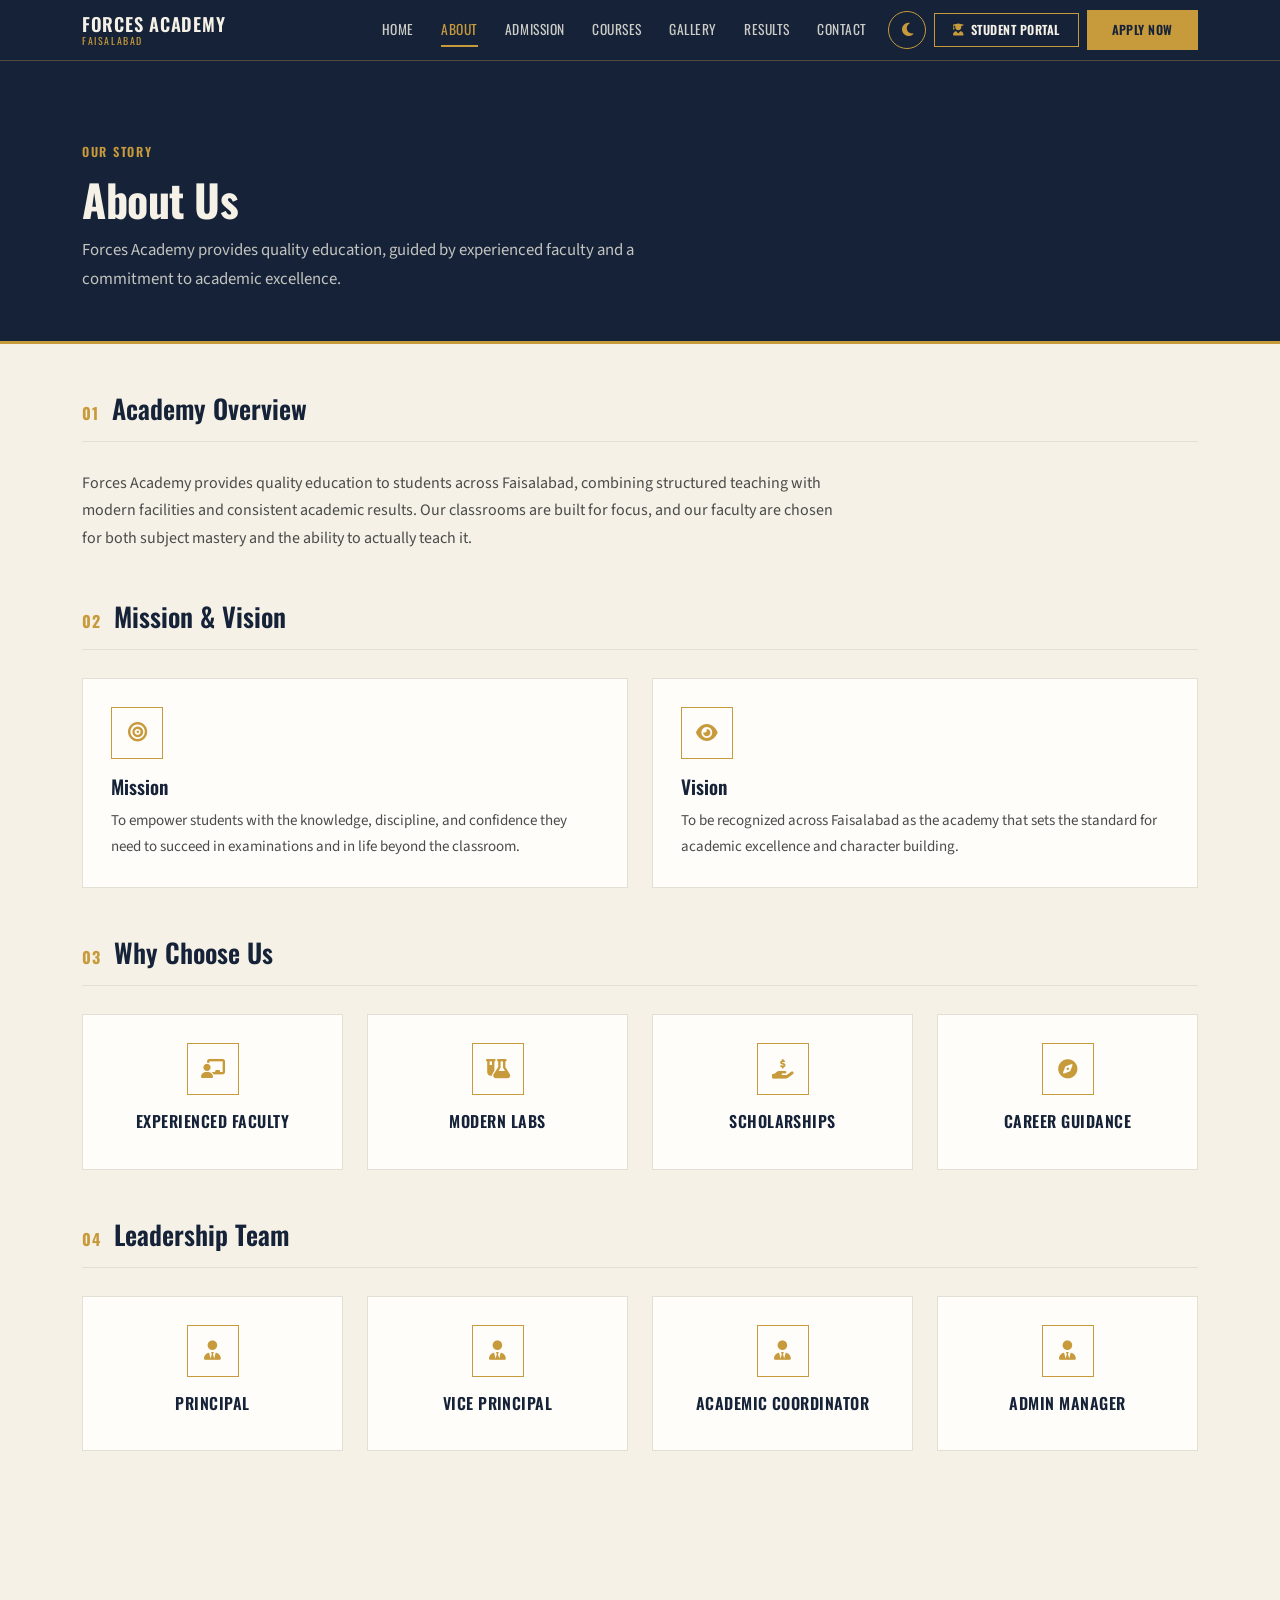
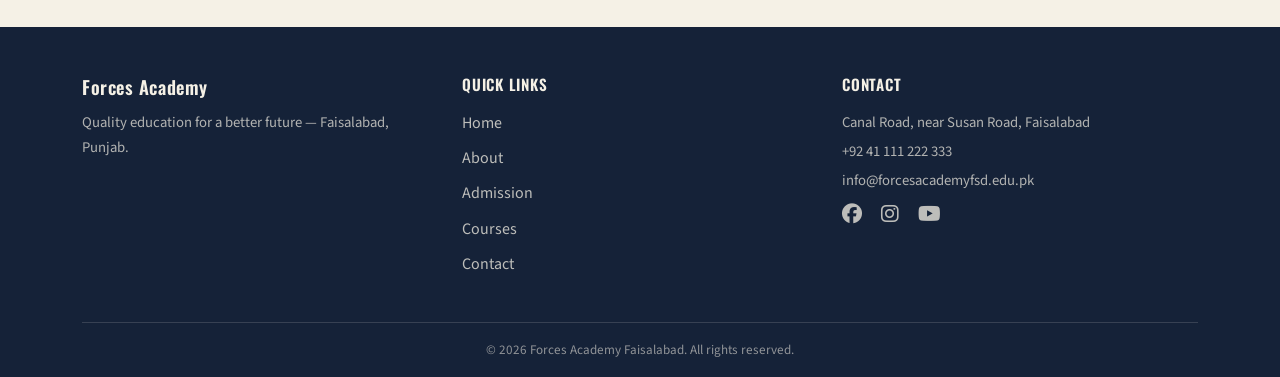
<file: about.html>
<!DOCTYPE html>
<html lang="en">
<head>
<meta charset="UTF-8">
<meta name="viewport" content="width=device-width, initial-scale=1.0">
<title>About | Forces Academy Faisalabad</title>
<meta name="description" content="Learn about Forces Academy Faisalabad — our mission, vision, leadership team, and why students across Punjab choose us for quality education and results.">
<meta name="keywords" content="Forces Academy, Faisalabad academy, about Forces Academy, education Punjab">
<link rel="canonical" href="about.html">
<meta property="og:title" content="About | Forces Academy Faisalabad">
<meta property="og:description" content="Our mission, vision, and leadership team at Forces Academy Faisalabad.">
<meta property="og:type" content="website">
<link href="https://cdnjs.cloudflare.com/ajax/libs/bootstrap/5.3.3/css/bootstrap.min.css" rel="stylesheet">
<link href="https://cdnjs.cloudflare.com/ajax/libs/font-awesome/6.5.2/css/all.min.css" rel="stylesheet">
<link rel="preconnect" href="https://fonts.googleapis.com">
<link href="https://fonts.googleapis.com/css2?family=Oswald:wght@400;500;600;700&family=Source+Sans+3:wght@400;500;600;700&display=swap" rel="stylesheet">
<link href="css/style.css" rel="stylesheet">
<link rel="icon" type="image/svg+xml" href="favicon.svg">
<link rel="alternate icon" href="favicon.ico">
<link rel="apple-touch-icon" href="apple-touch-icon.png">
<link href="css/animations.css" rel="stylesheet">
<link href="css/dark-mode.css" rel="stylesheet">
</head>
<body>

<nav class="navbar navbar-expand-lg masthead py-2">
  <div class="container">
    <a class="navbar-brand" href="index.html">Forces Academy<small>Faisalabad</small></a>
    <button class="navbar-toggler" type="button" data-bs-toggle="collapse" data-bs-target="#navMain" aria-controls="navMain" aria-expanded="false" aria-label="Toggle navigation" style="border-color:rgba(255,255,255,.3);">
      <span class="navbar-toggler-icon"></span>
    </button>
    <div class="collapse navbar-collapse" id="navMain">
      <ul class="navbar-nav ms-auto align-items-lg-center">
        <li class="nav-item"><a class="nav-link" href="index.html">Home</a></li>
        <li class="nav-item"><a class="nav-link active" href="about.html">About</a></li>
        <li class="nav-item"><a class="nav-link" href="admission.html">Admission</a></li>
        <li class="nav-item"><a class="nav-link" href="courses.html">Courses</a></li>
        <li class="nav-item"><a class="nav-link" href="gallery.html">Gallery</a></li>
        <li class="nav-item"><a class="nav-link" href="result.html">Results</a></li>
        <li class="nav-item"><a class="nav-link" href="contact.html">Contact</a></li>
        <li class="nav-item ms-lg-2">
          <button id="themeToggle" class="theme-toggle" type="button" aria-label="Toggle dark mode">
            <i class="fa-solid fa-moon"></i>
          </button>
        </li>
        <li class="nav-item ms-lg-2"><a class="btn btn-portal btn-sm" href="result.html"><i class="fa-solid fa-user-graduate"></i> Student Portal</a></li>
        <li class="nav-item ms-lg-2"><a class="btn btn-warning btn-sm" href="admission.html">Apply Now</a></li>
      </ul>
    </div>
  </div>
</nav>

<header class="page-header">
  <div class="container">
    <div class="eyebrow">Our Story</div>
    <h1>About Us</h1>
    <p>Forces Academy provides quality education, guided by experienced faculty and a commitment to academic excellence.</p>
  </div>
</header>

<main class="container">

  <div class="section-label">
    <span class="num">01</span>
    <h2>Academy Overview</h2>
  </div>
  <p style="max-width:760px;">Forces Academy provides quality education to students across Faisalabad, combining structured teaching with modern facilities and consistent academic results. Our classrooms are built for focus, and our faculty are chosen for both subject mastery and the ability to actually teach it.</p>

  <div class="section-label">
    <span class="num">02</span>
    <h2>Mission &amp; Vision</h2>
  </div>
  <div class="row g-4">
    <div class="col-md-6">
      <div class="panel reveal">
        <div class="icon-box"><i class="fa-solid fa-bullseye"></i></div>
        <h3>Mission</h3>
        <p>To empower students with the knowledge, discipline, and confidence they need to succeed in examinations and in life beyond the classroom.</p>
      </div>
    </div>
    <div class="col-md-6">
      <div class="panel reveal">
        <div class="icon-box"><i class="fa-solid fa-eye"></i></div>
        <h3>Vision</h3>
        <p>To be recognized across Faisalabad as the academy that sets the standard for academic excellence and character building.</p>
      </div>
    </div>
  </div>

  <div class="section-label">
    <span class="num">03</span>
    <h2>Why Choose Us</h2>
  </div>
  <div class="row g-4">
    <div class="col-6 col-md-3">
      <div class="panel text-center reveal">
        <div class="icon-box mx-auto"><i class="fa-solid fa-chalkboard-user"></i></div>
        <h4>Experienced Faculty</h4>
      </div>
    </div>
    <div class="col-6 col-md-3">
      <div class="panel text-center reveal">
        <div class="icon-box mx-auto"><i class="fa-solid fa-flask-vial"></i></div>
        <h4>Modern Labs</h4>
      </div>
    </div>
    <div class="col-6 col-md-3">
      <div class="panel text-center reveal">
        <div class="icon-box mx-auto"><i class="fa-solid fa-hand-holding-dollar"></i></div>
        <h4>Scholarships</h4>
      </div>
    </div>
    <div class="col-6 col-md-3">
      <div class="panel text-center reveal">
        <div class="icon-box mx-auto"><i class="fa-solid fa-compass"></i></div>
        <h4>Career Guidance</h4>
      </div>
    </div>
  </div>

  <div class="section-label">
    <span class="num">04</span>
    <h2>Leadership Team</h2>
  </div>
  <div class="row g-4 mb-5">
    <div class="col-6 col-md-3">
      <div class="panel text-center reveal">
        <div class="icon-box mx-auto"><i class="fa-solid fa-user-tie"></i></div>
        <h4>Principal</h4>
      </div>
    </div>
    <div class="col-6 col-md-3">
      <div class="panel text-center reveal">
        <div class="icon-box mx-auto"><i class="fa-solid fa-user-tie"></i></div>
        <h4>Vice Principal</h4>
      </div>
    </div>
    <div class="col-6 col-md-3">
      <div class="panel text-center reveal">
        <div class="icon-box mx-auto"><i class="fa-solid fa-user-tie"></i></div>
        <h4>Academic Coordinator</h4>
      </div>
    </div>
    <div class="col-6 col-md-3">
      <div class="panel text-center reveal">
        <div class="icon-box mx-auto"><i class="fa-solid fa-user-tie"></i></div>
        <h4>Admin Manager</h4>
      </div>
    </div>
  </div>

</main>

<footer>
  <div class="container">
    <div class="row g-4">
      <div class="col-md-4">
        <h4>Forces Academy</h4>
        <p>Quality education for a better future — Faisalabad, Punjab.</p>
      </div>
      <div class="col-md-4">
        <h5>Quick Links</h5>
        <ul class="list-unstyled">
          <li><a href="index.html">Home</a></li>
          <li><a href="about.html">About</a></li>
          <li><a href="admission.html">Admission</a></li>
          <li><a href="courses.html">Courses</a></li>
          <li><a href="contact.html">Contact</a></li>
        </ul>
      </div>
      <div class="col-md-4">
        <h5>Contact</h5>
        <p class="mb-1">Canal Road, near Susan Road, Faisalabad</p>
        <p class="mb-1">+92 41 111 222 333</p>
        <p class="mb-2">info@forcesacademyfsd.edu.pk</p>
        <div>
          <a href="#" class="me-3" aria-label="Facebook"><i class="fa-brands fa-facebook fa-lg"></i></a>
          <a href="#" class="me-3" aria-label="Instagram"><i class="fa-brands fa-instagram fa-lg"></i></a>
          <a href="#" aria-label="YouTube"><i class="fa-brands fa-youtube fa-lg"></i></a>
        </div>
      </div>
    </div>
    <div class="footer-bottom">
      &copy; 2026 Forces Academy Faisalabad. All rights reserved.
    </div>
  </div>
</footer>

<button id="backToTop" aria-label="Back to top"><i class="fa-solid fa-arrow-up"></i></button>

<script src="https://cdnjs.cloudflare.com/ajax/libs/bootstrap/5.3.3/js/bootstrap.bundle.min.js"></script>
<script src="js/main.js"></script>
<script src="js/theme-toggle.js"></script>
</body>
</html>
</file>
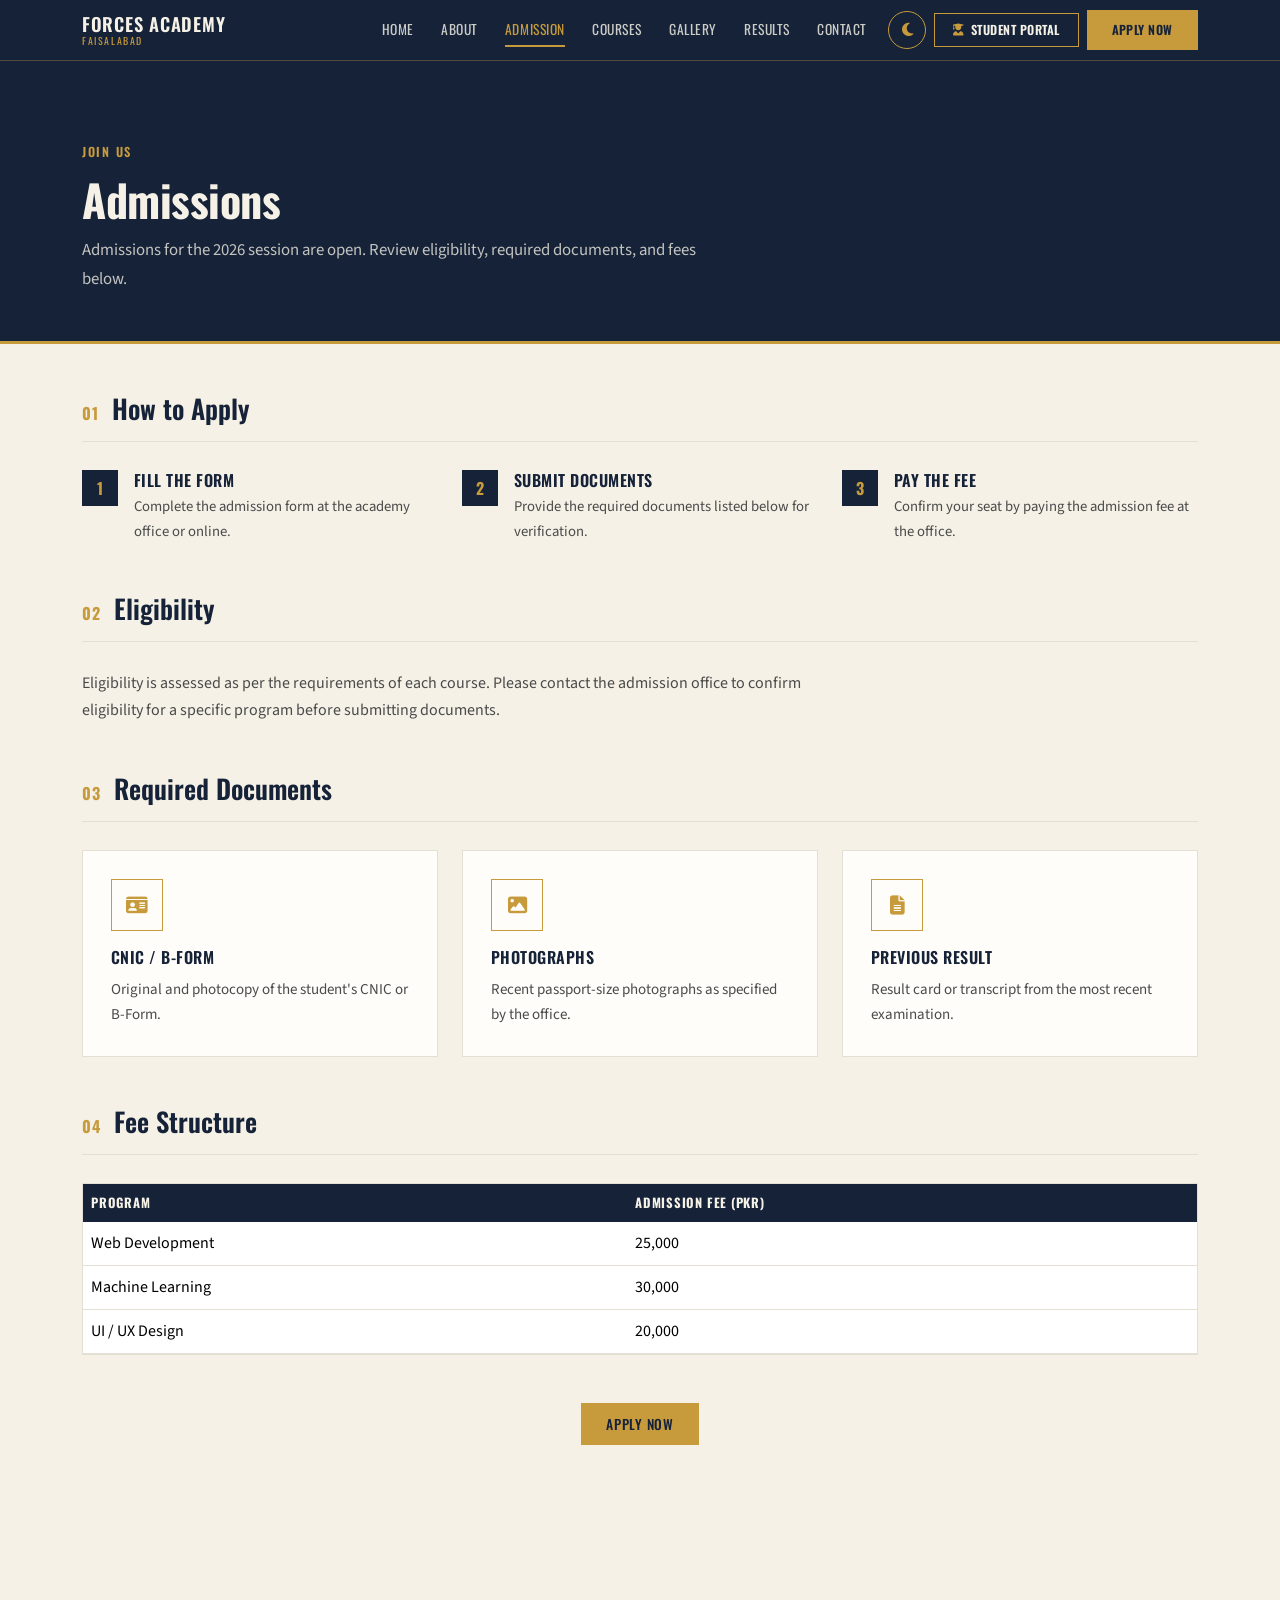
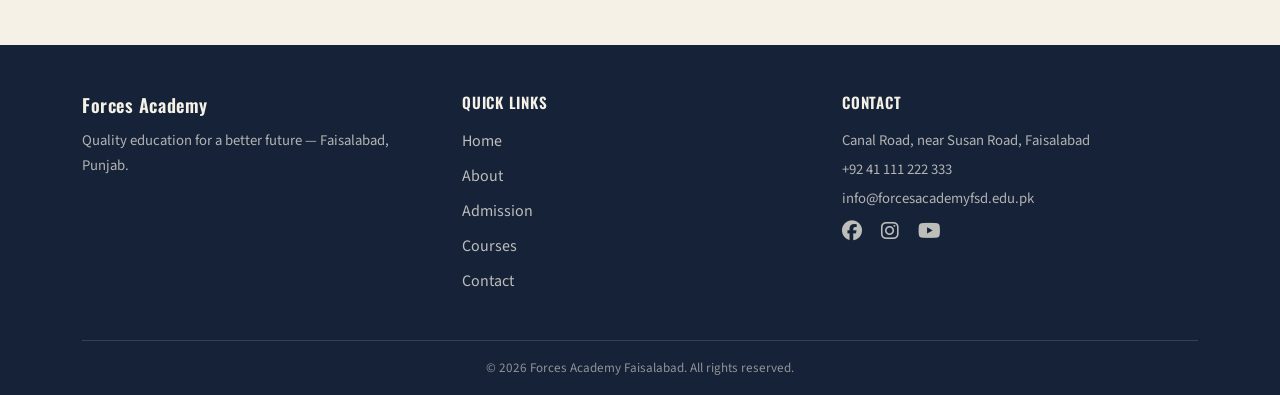
<file: admission.html>
<!DOCTYPE html>
<html lang="en">
<head>
<meta charset="UTF-8">
<meta name="viewport" content="width=device-width, initial-scale=1.0">
<title>Admission | Forces Academy Faisalabad</title>
<meta name="description" content="Admissions open for 2026 at Forces Academy Faisalabad. Check eligibility, required documents, and fees for Web Development, Machine Learning, and UI/UX Design.">
<meta name="keywords" content="Forces Academy admission, Faisalabad academy admission, apply Forces Academy">
<link rel="canonical" href="admission.html">
<meta property="og:title" content="Admission | Forces Academy Faisalabad">
<meta property="og:description" content="Admissions open for 2026 — eligibility, documents, and fees.">
<meta property="og:type" content="website">
<link href="https://cdnjs.cloudflare.com/ajax/libs/bootstrap/5.3.3/css/bootstrap.min.css" rel="stylesheet">
<link href="https://cdnjs.cloudflare.com/ajax/libs/font-awesome/6.5.2/css/all.min.css" rel="stylesheet">
<link rel="preconnect" href="https://fonts.googleapis.com">
<link href="https://fonts.googleapis.com/css2?family=Oswald:wght@400;500;600;700&family=Source+Sans+3:wght@400;500;600;700&display=swap" rel="stylesheet">
<link href="css/style.css" rel="stylesheet">
<link rel="icon" type="image/svg+xml" href="favicon.svg">
<link rel="alternate icon" href="favicon.ico">
<link rel="apple-touch-icon" href="apple-touch-icon.png">
<link href="css/animations.css" rel="stylesheet">
<link href="css/dark-mode.css" rel="stylesheet">
<style>
  table.fee-table thead th{
    background:var(--navy); color:var(--cream); text-transform:uppercase;
    font-family:'Oswald',sans-serif; font-size:.8rem; letter-spacing:.06em; border:none;
  }
  table.fee-table tbody td{ vertical-align:middle; border-color:var(--line); }
  .step-num{
    width:36px; height:36px;
    background:var(--navy); color:var(--gold);
    display:flex; align-items:center; justify-content:center;
    font-family:'Oswald',sans-serif; font-weight:700;
    flex-shrink:0;
  }
</style>
</head>
<body>

<nav class="navbar navbar-expand-lg masthead py-2">
  <div class="container">
    <a class="navbar-brand" href="index.html">Forces Academy<small>Faisalabad</small></a>
    <button class="navbar-toggler" type="button" data-bs-toggle="collapse" data-bs-target="#navMain" aria-controls="navMain" aria-expanded="false" aria-label="Toggle navigation" style="border-color:rgba(255,255,255,.3);">
      <span class="navbar-toggler-icon"></span>
    </button>
    <div class="collapse navbar-collapse" id="navMain">
      <ul class="navbar-nav ms-auto align-items-lg-center">
        <li class="nav-item"><a class="nav-link" href="index.html">Home</a></li>
        <li class="nav-item"><a class="nav-link" href="about.html">About</a></li>
        <li class="nav-item"><a class="nav-link active" href="admission.html">Admission</a></li>
        <li class="nav-item"><a class="nav-link" href="courses.html">Courses</a></li>
        <li class="nav-item"><a class="nav-link" href="gallery.html">Gallery</a></li>
        <li class="nav-item"><a class="nav-link" href="result.html">Results</a></li>
        <li class="nav-item"><a class="nav-link" href="contact.html">Contact</a></li>
        <li class="nav-item ms-lg-2">
          <button id="themeToggle" class="theme-toggle" type="button" aria-label="Toggle dark mode">
            <i class="fa-solid fa-moon"></i>
          </button>
        </li>
        <li class="nav-item ms-lg-2"><a class="btn btn-portal btn-sm" href="result.html"><i class="fa-solid fa-user-graduate"></i> Student Portal</a></li>
        <li class="nav-item ms-lg-2"><a class="btn btn-warning btn-sm" href="#applyNow">Apply Now</a></li>
      </ul>
    </div>
  </div>
</nav>

<header class="page-header">
  <div class="container">
    <div class="eyebrow">Join Us</div>
    <h1>Admissions</h1>
    <p>Admissions for the 2026 session are open. Review eligibility, required documents, and fees below.</p>
  </div>
</header>

<main class="container">

  <div class="section-label">
    <span class="num">01</span>
    <h2>How to Apply</h2>
  </div>
  <div class="row g-4">
    <div class="col-md-4">
      <div class="d-flex gap-3">
        <div class="step-num">1</div>
        <div>
          <h4 class="mb-1" style="color:var(--navy); font-size:1rem; text-transform:uppercase;">Fill the Form</h4>
          <p style="font-size:.92rem; color:#4A4A4A;">Complete the admission form at the academy office or online.</p>
        </div>
      </div>
    </div>
    <div class="col-md-4">
      <div class="d-flex gap-3">
        <div class="step-num">2</div>
        <div>
          <h4 class="mb-1" style="color:var(--navy); font-size:1rem; text-transform:uppercase;">Submit Documents</h4>
          <p style="font-size:.92rem; color:#4A4A4A;">Provide the required documents listed below for verification.</p>
        </div>
      </div>
    </div>
    <div class="col-md-4">
      <div class="d-flex gap-3">
        <div class="step-num">3</div>
        <div>
          <h4 class="mb-1" style="color:var(--navy); font-size:1rem; text-transform:uppercase;">Pay the Fee</h4>
          <p style="font-size:.92rem; color:#4A4A4A;">Confirm your seat by paying the admission fee at the office.</p>
        </div>
      </div>
    </div>
  </div>

  <div class="section-label">
    <span class="num">02</span>
    <h2>Eligibility</h2>
  </div>
  <p style="max-width:760px;">Eligibility is assessed as per the requirements of each course. Please contact the admission office to confirm eligibility for a specific program before submitting documents.</p>

  <div class="section-label">
    <span class="num">03</span>
    <h2>Required Documents</h2>
  </div>
  <div class="row g-4">
    <div class="col-md-4">
      <div class="panel reveal">
        <div class="icon-box"><i class="fa-solid fa-id-card"></i></div>
        <h4>CNIC / B-Form</h4>
        <p>Original and photocopy of the student's CNIC or B-Form.</p>
      </div>
    </div>
    <div class="col-md-4">
      <div class="panel reveal">
        <div class="icon-box"><i class="fa-solid fa-image"></i></div>
        <h4>Photographs</h4>
        <p>Recent passport-size photographs as specified by the office.</p>
      </div>
    </div>
    <div class="col-md-4">
      <div class="panel reveal">
        <div class="icon-box"><i class="fa-solid fa-file-lines"></i></div>
        <h4>Previous Result</h4>
        <p>Result card or transcript from the most recent examination.</p>
      </div>
    </div>
  </div>

  <div class="section-label">
    <span class="num">04</span>
    <h2>Fee Structure</h2>
  </div>
  <div class="table-responsive mb-4" style="border:1px solid var(--line);">
    <table class="table fee-table mb-0">
      <thead>
        <tr><th>Program</th><th>Admission Fee (PKR)</th></tr>
      </thead>
      <tbody>
        <tr><td>Web Development</td><td>25,000</td></tr>
        <tr><td>Machine Learning</td><td>30,000</td></tr>
        <tr><td>UI / UX Design</td><td>20,000</td></tr>
      </tbody>
    </table>
  </div>

  <div id="applyNow" class="text-center py-4 mb-5">
    <a href="contact.html" class="btn btn-gold">Apply Now</a>
  </div>

</main>

<footer>
  <div class="container">
    <div class="row g-4">
      <div class="col-md-4">
        <h4>Forces Academy</h4>
        <p>Quality education for a better future — Faisalabad, Punjab.</p>
      </div>
      <div class="col-md-4">
        <h5>Quick Links</h5>
        <ul class="list-unstyled">
          <li><a href="index.html">Home</a></li>
          <li><a href="about.html">About</a></li>
          <li><a href="admission.html">Admission</a></li>
          <li><a href="courses.html">Courses</a></li>
          <li><a href="contact.html">Contact</a></li>
        </ul>
      </div>
      <div class="col-md-4">
        <h5>Contact</h5>
        <p class="mb-1">Canal Road, near Susan Road, Faisalabad</p>
        <p class="mb-1">+92 41 111 222 333</p>
        <p class="mb-2">info@forcesacademyfsd.edu.pk</p>
        <div>
          <a href="#" class="me-3" aria-label="Facebook"><i class="fa-brands fa-facebook fa-lg"></i></a>
          <a href="#" class="me-3" aria-label="Instagram"><i class="fa-brands fa-instagram fa-lg"></i></a>
          <a href="#" aria-label="YouTube"><i class="fa-brands fa-youtube fa-lg"></i></a>
        </div>
      </div>
    </div>
    <div class="footer-bottom">
      &copy; 2026 Forces Academy Faisalabad. All rights reserved.
    </div>
  </div>
</footer>

<button id="backToTop" aria-label="Back to top"><i class="fa-solid fa-arrow-up"></i></button>

<script src="https://cdnjs.cloudflare.com/ajax/libs/bootstrap/5.3.3/js/bootstrap.bundle.min.js"></script>
<script src="js/main.js"></script>
<script src="js/theme-toggle.js"></script>
</body>
</html>
</file>
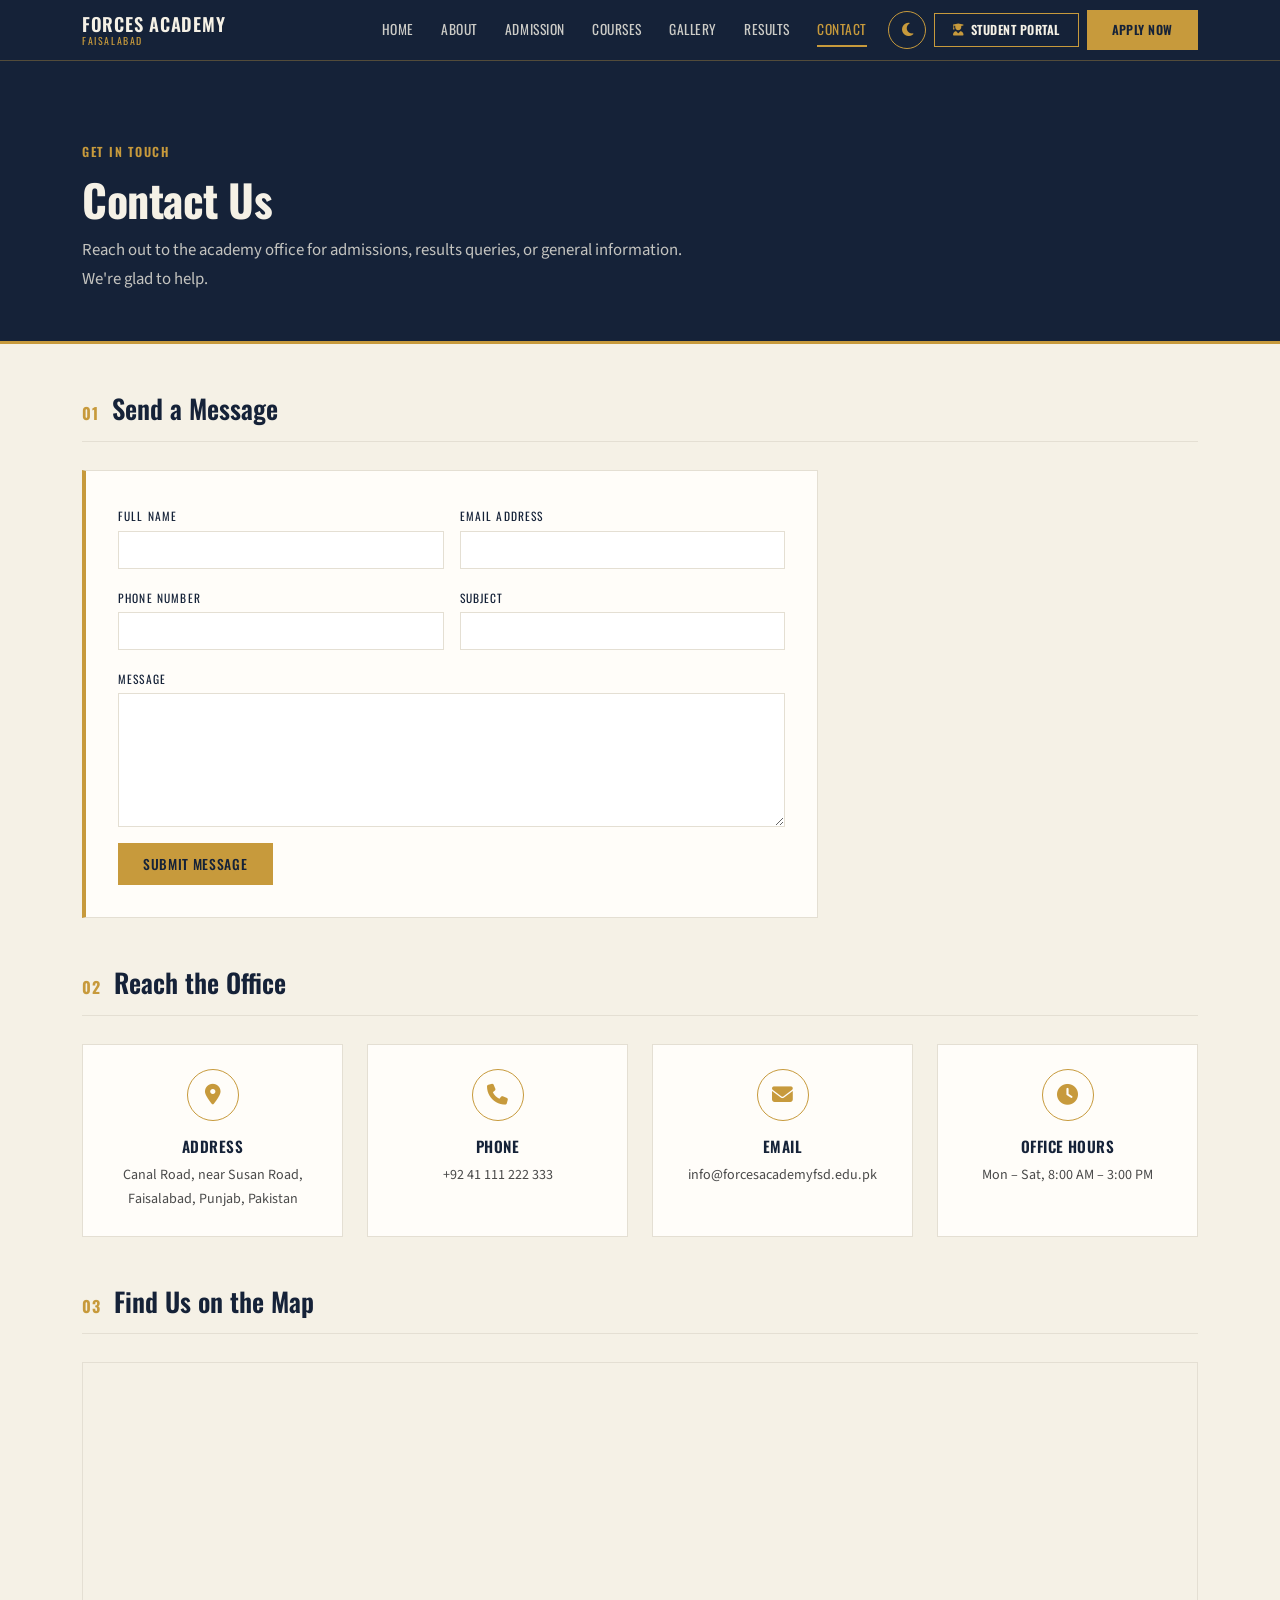
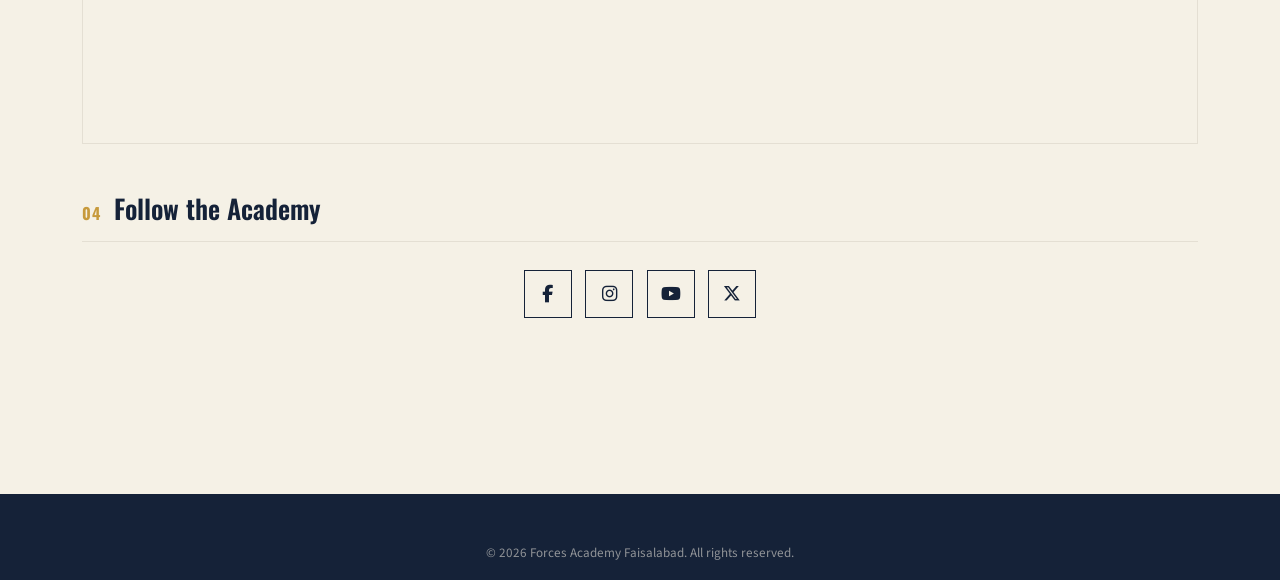
<file: contact.html>
<!DOCTYPE html>
<html lang="en">
<head>
<meta charset="UTF-8">
<meta name="viewport" content="width=device-width, initial-scale=1.0">
<title>Contact | Forces Academy Faisalabad</title>
<meta name="description" content="Contact Forces Academy Faisalabad for admissions, results queries, or general information. Find our address, phone number, email, and office hours here.">
<meta name="keywords" content="Forces Academy contact, Faisalabad academy contact, academy office Faisalabad">
<link rel="canonical" href="contact.html">
<meta property="og:title" content="Contact | Forces Academy Faisalabad">
<meta property="og:description" content="Reach out to the academy office for admissions, results queries, or general information.">
<meta property="og:type" content="website">
<link href="https://cdnjs.cloudflare.com/ajax/libs/bootstrap/5.3.3/css/bootstrap.min.css" rel="stylesheet">
<link href="https://cdnjs.cloudflare.com/ajax/libs/font-awesome/6.5.2/css/all.min.css" rel="stylesheet">
<link rel="preconnect" href="https://fonts.googleapis.com">
<link href="https://fonts.googleapis.com/css2?family=Oswald:wght@400;500;600;700&family=Source+Sans+3:wght@400;500;600;700&display=swap" rel="stylesheet">
<link href="css/style.css" rel="stylesheet">
<link rel="icon" type="image/svg+xml" href="favicon.svg">
<link rel="alternate icon" href="favicon.ico">
<link rel="apple-touch-icon" href="apple-touch-icon.png">
<link href="css/animations.css" rel="stylesheet">
<link href="css/dark-mode.css" rel="stylesheet">
<style>
  .form-panel{
    background:var(--paper);
    border:1px solid var(--line);
    border-left:4px solid var(--gold);
    padding:2rem;
  }
  .form-panel label{
    font-family:'Oswald',sans-serif;
    font-size:.72rem;
    letter-spacing:.1em;
    text-transform:uppercase;
    color:var(--navy);
    margin-bottom:.3rem;
  }
  .form-panel .form-control,
  .form-panel .form-select{
    border-radius:0;
    border:1px solid var(--line);
  }
  .form-panel .form-control:focus,
  .form-panel .form-select:focus{
    border-color:var(--gold);
    box-shadow:0 0 0 .15rem rgba(199,154,60,.25);
  }
  .invalid-feedback{ font-size:.8rem; }
  .was-validated .form-control:invalid,
  .form-control.is-invalid{ border-color:var(--danger); }
  #formSuccess{
    display:none;
    background:rgba(76,90,60,.12);
    border:1px solid var(--olive);
    color:var(--olive);
    padding:.85rem 1rem;
    margin-bottom:1.25rem;
    font-size:.92rem;
  }
  .info-card{
    background:var(--paper);
    border:1px solid var(--line);
    padding:1.5rem;
    height:100%;
    text-align:center;
  }
  .info-card .icon{
    width:52px; height:52px;
    border:1px solid var(--gold);
    border-radius:50%;
    display:flex; align-items:center; justify-content:center;
    margin:0 auto 1rem;
    color:var(--gold);
    font-size:1.3rem;
  }
  .info-card h4{
    font-size:.95rem;
    text-transform:uppercase;
    color:var(--navy);
    margin-bottom:.5rem;
  }
  .info-card p{
    font-size:.88rem;
    color:#4A4A4A;
    margin-bottom:0;
  }
  .map-wrap{
    border:1px solid var(--line);
    overflow:hidden;
  }
  .map-wrap iframe{
    width:100%;
    height:380px;
    border:0;
    display:block;
    filter:grayscale(.15) contrast(1.05);
  }
  .social-row{
    display:flex;
    gap:.85rem;
    justify-content:center;
    flex-wrap:wrap;
  }
  .social-link{
    width:48px; height:48px;
    border:1px solid var(--navy);
    color:var(--navy);
    display:flex; align-items:center; justify-content:center;
    text-decoration:none;
    font-size:1.1rem;
    transition:all .15s ease;
  }
  .social-link:hover{
    background:var(--navy);
    color:var(--gold);
  }
</style>
</head>
<body>

<nav class="navbar navbar-expand-lg masthead py-2">
  <div class="container">
    <a class="navbar-brand" href="index.html">Forces Academy<small>Faisalabad</small></a>
    <button class="navbar-toggler" type="button" data-bs-toggle="collapse" data-bs-target="#navMain" aria-controls="navMain" aria-expanded="false" aria-label="Toggle navigation" style="border-color:rgba(255,255,255,.3);">
      <span class="navbar-toggler-icon"></span>
    </button>
    <div class="collapse navbar-collapse" id="navMain">
      <ul class="navbar-nav ms-auto align-items-lg-center">
        <li class="nav-item"><a class="nav-link" href="index.html">Home</a></li>
        <li class="nav-item"><a class="nav-link" href="about.html">About</a></li>
        <li class="nav-item"><a class="nav-link" href="admission.html">Admission</a></li>
        <li class="nav-item"><a class="nav-link" href="courses.html">Courses</a></li>
        <li class="nav-item"><a class="nav-link" href="gallery.html">Gallery</a></li>
        <li class="nav-item"><a class="nav-link" href="result.html">Results</a></li>
        <li class="nav-item"><a class="nav-link active" href="contact.html">Contact</a></li>
        <li class="nav-item ms-lg-2">
          <button id="themeToggle" class="theme-toggle" type="button" aria-label="Toggle dark mode">
            <i class="fa-solid fa-moon"></i>
          </button>
        </li>
        <li class="nav-item ms-lg-2"><a class="btn btn-portal btn-sm" href="result.html"><i class="fa-solid fa-user-graduate"></i> Student Portal</a></li>
        <li class="nav-item ms-lg-2"><a class="btn btn-warning btn-sm" href="admission.html">Apply Now</a></li>
      </ul>
    </div>
  </div>
</nav>

<header class="page-header">
  <div class="container">
    <div class="eyebrow">Get In Touch</div>
    <h1>Contact Us</h1>
    <p>Reach out to the academy office for admissions, results queries, or general information. We're glad to help.</p>
  </div>
</header>

<main class="container">

  <div class="section-label">
    <span class="num">01</span>
    <h2>Send a Message</h2>
  </div>

  <div class="row">
    <div class="col-lg-8">
      <div class="form-panel">
        <div id="formSuccess">Your message has been submitted. The academy office will get back to you shortly.</div>

        <form id="contactForm" novalidate>
          <div class="row g-3">
            <div class="col-md-6">
              <label for="fullName" class="form-label">Full Name</label>
              <input type="text" class="form-control" id="fullName" required>
              <div class="invalid-feedback">Please enter your full name.</div>
            </div>
            <div class="col-md-6">
              <label for="email" class="form-label">Email Address</label>
              <input type="email" class="form-control" id="email" required>
              <div class="invalid-feedback">Please enter a valid email address.</div>
            </div>
            <div class="col-md-6">
              <label for="phone" class="form-label">Phone Number</label>
              <input type="tel" class="form-control" id="phone" required>
              <div class="invalid-feedback">Please enter your phone number.</div>
            </div>
            <div class="col-md-6">
              <label for="subject" class="form-label">Subject</label>
              <input type="text" class="form-control" id="subject" required>
              <div class="invalid-feedback">Please enter a subject.</div>
            </div>
            <div class="col-12">
              <label for="message" class="form-label">Message</label>
              <textarea class="form-control" id="message" rows="5" required></textarea>
              <div class="invalid-feedback">Please enter your message.</div>
            </div>
            <div class="col-12">
              <button type="submit" class="btn btn-gold">Submit Message</button>
            </div>
          </div>
        </form>
      </div>
    </div>
  </div>

  <div class="section-label">
    <span class="num">02</span>
    <h2>Reach the Office</h2>
  </div>

  <div class="row g-4">
    <div class="col-6 col-md-3">
      <div class="info-card reveal">
        <div class="icon"><i class="fa-solid fa-location-dot"></i></div>
        <h4>Address</h4>
        <p>Canal Road, near Susan Road, Faisalabad, Punjab, Pakistan</p>
      </div>
    </div>
    <div class="col-6 col-md-3">
      <div class="info-card reveal">
        <div class="icon"><i class="fa-solid fa-phone"></i></div>
        <h4>Phone</h4>
        <p>+92 41 111 222 333</p>
      </div>
    </div>
    <div class="col-6 col-md-3">
      <div class="info-card reveal">
        <div class="icon"><i class="fa-solid fa-envelope"></i></div>
        <h4>Email</h4>
        <p>info@forcesacademyfsd.edu.pk</p>
      </div>
    </div>
    <div class="col-6 col-md-3">
      <div class="info-card reveal">
        <div class="icon"><i class="fa-solid fa-clock"></i></div>
        <h4>Office Hours</h4>
        <p>Mon &ndash; Sat, 8:00 AM &ndash; 3:00 PM</p>
      </div>
    </div>
  </div>

  <div class="section-label">
    <span class="num">03</span>
    <h2>Find Us on the Map</h2>
  </div>

  <div class="map-wrap">
    <iframe
      title="Forces Academy Faisalabad location map"
      src="https://www.google.com/maps?q=Faisalabad,Punjab,Pakistan&output=embed"
      allowfullscreen=""
      loading="lazy"
      referrerpolicy="no-referrer-when-downgrade">
    </iframe>
  </div>

  <div class="section-label">
    <span class="num">04</span>
    <h2>Follow the Academy</h2>
  </div>

  <div class="social-row mb-5">
    <a href="#" class="social-link" aria-label="Facebook"><i class="fa-brands fa-facebook-f"></i></a>
    <a href="#" class="social-link" aria-label="Instagram"><i class="fa-brands fa-instagram"></i></a>
    <a href="#" class="social-link" aria-label="YouTube"><i class="fa-brands fa-youtube"></i></a>
    <a href="#" class="social-link" aria-label="Twitter / X"><i class="fa-brands fa-x-twitter"></i></a>
  </div>

</main>

<footer>
  <div class="container">
    <div class="footer-bottom" style="border-top:none; margin-top:0; padding-top:0;">
      &copy; 2026 Forces Academy Faisalabad. All rights reserved.
    </div>
  </div>
</footer>

<button id="backToTop" aria-label="Back to top"><i class="fa-solid fa-arrow-up"></i></button>

<script src="https://cdnjs.cloudflare.com/ajax/libs/bootstrap/5.3.3/js/bootstrap.bundle.min.js"></script>
<script src="js/main.js"></script>
<script src="js/theme-toggle.js"></script>
<script>
  const form = document.getElementById('contactForm');
  const successBox = document.getElementById('formSuccess');
  const emailField = document.getElementById('email');

  function isValidEmail(value) {
    const pattern = /^[^\s@]+@[^\s@]+\.[^\s@]+$/;
    return pattern.test(value);
  }

  form.addEventListener('submit', function (e) {
    e.preventDefault();
    let valid = true;

    form.querySelectorAll('[required]').forEach(field => {
      if (!field.value.trim()) {
        field.classList.add('is-invalid');
        valid = false;
      } else {
        field.classList.remove('is-invalid');
      }
    });

    if (emailField.value.trim() && !isValidEmail(emailField.value.trim())) {
      emailField.classList.add('is-invalid');
      valid = false;
    }

    if (valid) {
      successBox.style.display = 'block';
      form.reset();
      form.classList.remove('was-validated');
      successBox.scrollIntoView({ behavior: 'smooth', block: 'nearest' });
    } else {
      successBox.style.display = 'none';
      form.classList.add('was-validated');
    }
  });

  form.querySelectorAll('input, textarea').forEach(field => {
    field.addEventListener('input', () => {
      if (field.value.trim()) field.classList.remove('is-invalid');
    });
  });
</script>
</body>
</html>
</file>
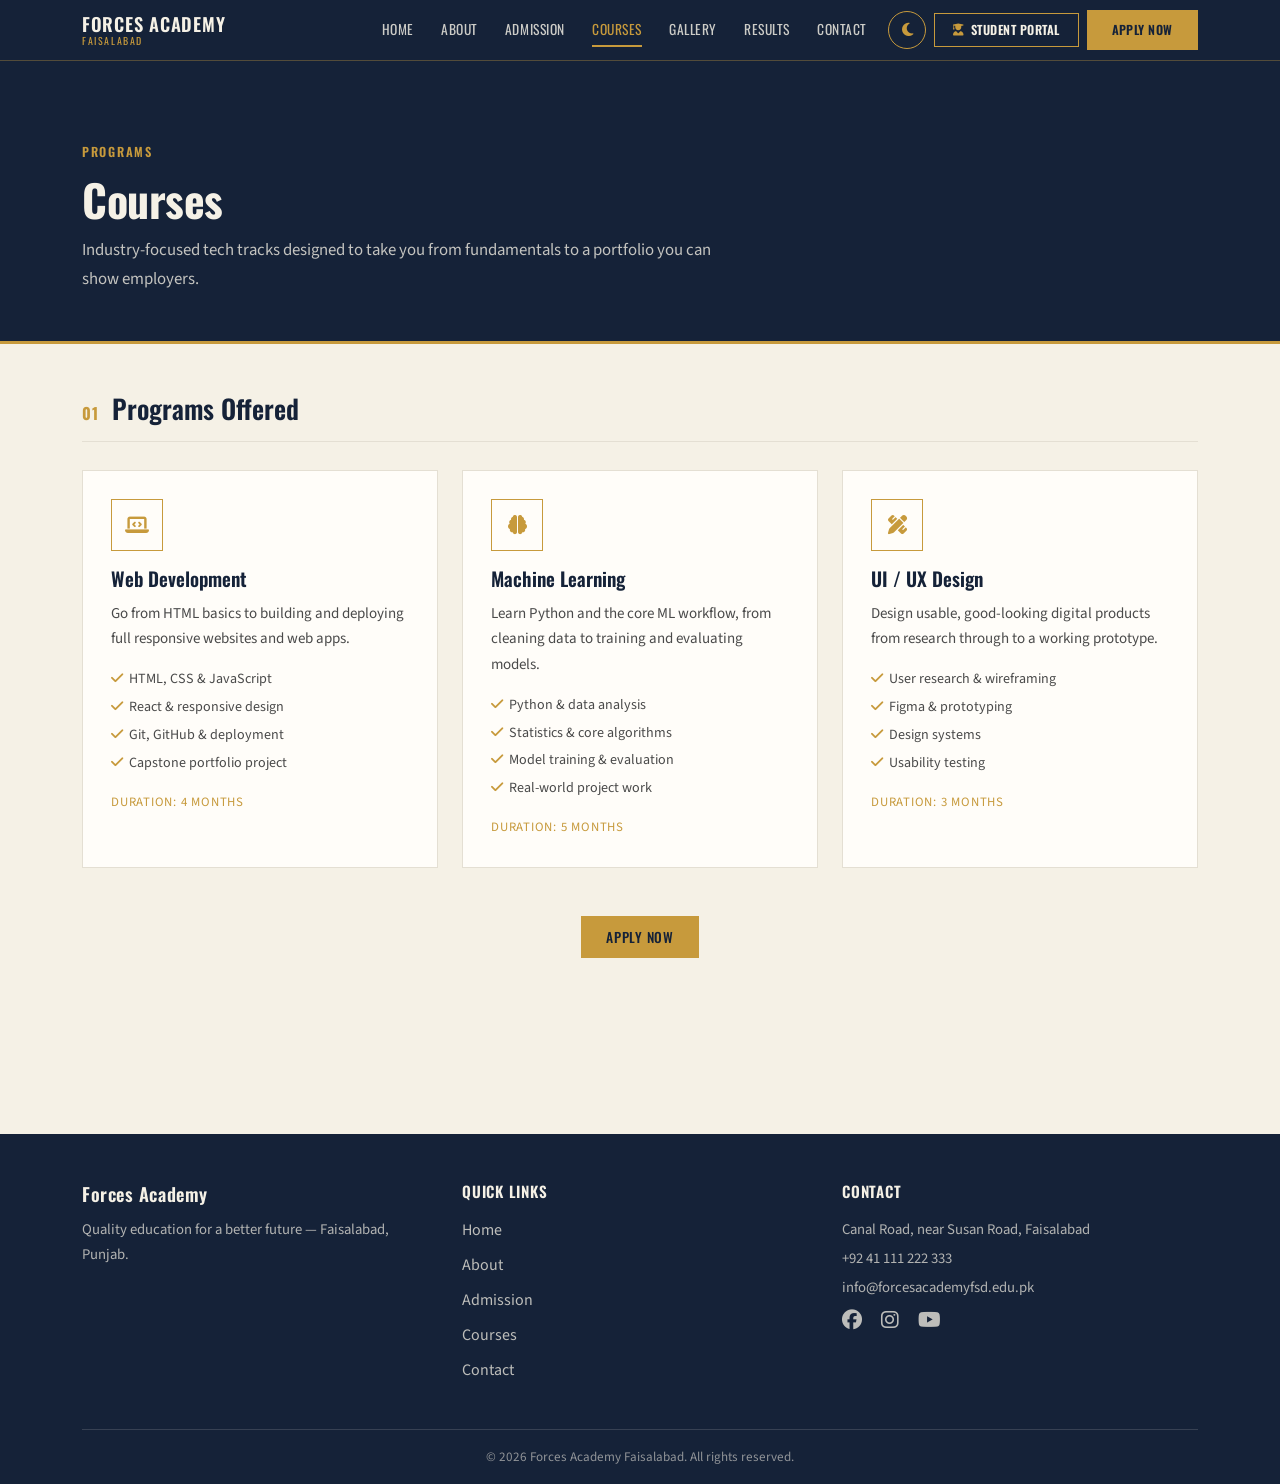
<file: courses.html>
<!DOCTYPE html>
<html lang="en">
<head>
<meta charset="UTF-8">
<meta name="viewport" content="width=device-width, initial-scale=1.0">
<title>Courses | Forces Academy Faisalabad</title>
<meta name="description" content="Explore Forces Academy Faisalabad's tech tracks in Web Development, Machine Learning, and UI/UX Design — industry-focused programs with portfolio projects.">
<meta name="keywords" content="Forces Academy courses, Web Development course Faisalabad, Machine Learning course, UI UX Design course">
<link rel="canonical" href="courses.html">
<meta property="og:title" content="Courses | Forces Academy Faisalabad">
<meta property="og:description" content="Web Development, Machine Learning, and UI/UX Design tracks.">
<meta property="og:type" content="website">
<link href="https://cdnjs.cloudflare.com/ajax/libs/bootstrap/5.3.3/css/bootstrap.min.css" rel="stylesheet">
<link href="https://cdnjs.cloudflare.com/ajax/libs/font-awesome/6.5.2/css/all.min.css" rel="stylesheet">
<link rel="preconnect" href="https://fonts.googleapis.com">
<link href="https://fonts.googleapis.com/css2?family=Oswald:wght@400;500;600;700&family=Source+Sans+3:wght@400;500;600;700&display=swap" rel="stylesheet">
<link href="css/style.css" rel="stylesheet">
<link rel="icon" type="image/svg+xml" href="favicon.svg">
<link rel="alternate icon" href="favicon.ico">
<link rel="apple-touch-icon" href="apple-touch-icon.png">
<link href="css/animations.css" rel="stylesheet">
<link href="css/dark-mode.css" rel="stylesheet">
</head>
<body>

<nav class="navbar navbar-expand-lg masthead py-2">
  <div class="container">
    <a class="navbar-brand" href="index.html">Forces Academy<small>Faisalabad</small></a>
    <button class="navbar-toggler" type="button" data-bs-toggle="collapse" data-bs-target="#navMain" aria-controls="navMain" aria-expanded="false" aria-label="Toggle navigation" style="border-color:rgba(255,255,255,.3);">
      <span class="navbar-toggler-icon"></span>
    </button>
    <div class="collapse navbar-collapse" id="navMain">
      <ul class="navbar-nav ms-auto align-items-lg-center">
        <li class="nav-item"><a class="nav-link" href="index.html">Home</a></li>
        <li class="nav-item"><a class="nav-link" href="about.html">About</a></li>
        <li class="nav-item"><a class="nav-link" href="admission.html">Admission</a></li>
        <li class="nav-item"><a class="nav-link active" href="courses.html">Courses</a></li>
        <li class="nav-item"><a class="nav-link" href="gallery.html">Gallery</a></li>
        <li class="nav-item"><a class="nav-link" href="result.html">Results</a></li>
        <li class="nav-item"><a class="nav-link" href="contact.html">Contact</a></li>
        <li class="nav-item ms-lg-2">
          <button id="themeToggle" class="theme-toggle" type="button" aria-label="Toggle dark mode">
            <i class="fa-solid fa-moon"></i>
          </button>
        </li>
        <li class="nav-item ms-lg-2"><a class="btn btn-portal btn-sm" href="result.html"><i class="fa-solid fa-user-graduate"></i> Student Portal</a></li>
        <li class="nav-item ms-lg-2"><a class="btn btn-warning btn-sm" href="admission.html">Apply Now</a></li>
      </ul>
    </div>
  </div>
</nav>

<header class="page-header">
  <div class="container">
    <div class="eyebrow">Programs</div>
    <h1>Courses</h1>
    <p>Industry-focused tech tracks designed to take you from fundamentals to a portfolio you can show employers.</p>
  </div>
</header>

<main class="container">

  <div class="section-label">
    <span class="num">01</span>
    <h2>Programs Offered</h2>
  </div>

  <div class="row g-4">
    <div class="col-lg-4">
      <div class="panel h-100 reveal">
        <div class="icon-box"><i class="fa-solid fa-laptop-code"></i></div>
        <h3>Web Development</h3>
        <p class="mb-3">Go from HTML basics to building and deploying full responsive websites and web apps.</p>
        <ul class="list-unstyled mb-3" style="font-size:.88rem; color:#4A4A4A;">
          <li class="mb-1"><i class="fa-solid fa-check" style="color:var(--gold);"></i>&nbsp; HTML, CSS &amp; JavaScript</li>
          <li class="mb-1"><i class="fa-solid fa-check" style="color:var(--gold);"></i>&nbsp; React &amp; responsive design</li>
          <li class="mb-1"><i class="fa-solid fa-check" style="color:var(--gold);"></i>&nbsp; Git, GitHub &amp; deployment</li>
          <li class="mb-1"><i class="fa-solid fa-check" style="color:var(--gold);"></i>&nbsp; Capstone portfolio project</li>
        </ul>
        <p class="mb-0" style="font-size:.8rem; color:var(--gold); text-transform:uppercase; letter-spacing:.06em;">Duration: 4 Months</p>
      </div>
    </div>
    <div class="col-lg-4">
      <div class="panel h-100 reveal">
        <div class="icon-box"><i class="fa-solid fa-brain"></i></div>
        <h3>Machine Learning</h3>
        <p class="mb-3">Learn Python and the core ML workflow, from cleaning data to training and evaluating models.</p>
        <ul class="list-unstyled mb-3" style="font-size:.88rem; color:#4A4A4A;">
          <li class="mb-1"><i class="fa-solid fa-check" style="color:var(--gold);"></i>&nbsp; Python &amp; data analysis</li>
          <li class="mb-1"><i class="fa-solid fa-check" style="color:var(--gold);"></i>&nbsp; Statistics &amp; core algorithms</li>
          <li class="mb-1"><i class="fa-solid fa-check" style="color:var(--gold);"></i>&nbsp; Model training &amp; evaluation</li>
          <li class="mb-1"><i class="fa-solid fa-check" style="color:var(--gold);"></i>&nbsp; Real-world project work</li>
        </ul>
        <p class="mb-0" style="font-size:.8rem; color:var(--gold); text-transform:uppercase; letter-spacing:.06em;">Duration: 5 Months</p>
      </div>
    </div>
    <div class="col-lg-4">
      <div class="panel h-100 reveal">
        <div class="icon-box"><i class="fa-solid fa-pen-ruler"></i></div>
        <h3>UI / UX Design</h3>
        <p class="mb-3">Design usable, good-looking digital products from research through to a working prototype.</p>
        <ul class="list-unstyled mb-3" style="font-size:.88rem; color:#4A4A4A;">
          <li class="mb-1"><i class="fa-solid fa-check" style="color:var(--gold);"></i>&nbsp; User research &amp; wireframing</li>
          <li class="mb-1"><i class="fa-solid fa-check" style="color:var(--gold);"></i>&nbsp; Figma &amp; prototyping</li>
          <li class="mb-1"><i class="fa-solid fa-check" style="color:var(--gold);"></i>&nbsp; Design systems</li>
          <li class="mb-1"><i class="fa-solid fa-check" style="color:var(--gold);"></i>&nbsp; Usability testing</li>
        </ul>
        <p class="mb-0" style="font-size:.8rem; color:var(--gold); text-transform:uppercase; letter-spacing:.06em;">Duration: 3 Months</p>
      </div>
    </div>
  </div>

  <div class="text-center py-5">
    <a href="admission.html" class="btn btn-gold">Apply Now</a>
  </div>

</main>

<footer>
  <div class="container">
    <div class="row g-4">
      <div class="col-md-4">
        <h4>Forces Academy</h4>
        <p>Quality education for a better future — Faisalabad, Punjab.</p>
      </div>
      <div class="col-md-4">
        <h5>Quick Links</h5>
        <ul class="list-unstyled">
          <li><a href="index.html">Home</a></li>
          <li><a href="about.html">About</a></li>
          <li><a href="admission.html">Admission</a></li>
          <li><a href="courses.html">Courses</a></li>
          <li><a href="contact.html">Contact</a></li>
        </ul>
      </div>
      <div class="col-md-4">
        <h5>Contact</h5>
        <p class="mb-1">Canal Road, near Susan Road, Faisalabad</p>
        <p class="mb-1">+92 41 111 222 333</p>
        <p class="mb-2">info@forcesacademyfsd.edu.pk</p>
        <div>
          <a href="#" class="me-3" aria-label="Facebook"><i class="fa-brands fa-facebook fa-lg"></i></a>
          <a href="#" class="me-3" aria-label="Instagram"><i class="fa-brands fa-instagram fa-lg"></i></a>
          <a href="#" aria-label="YouTube"><i class="fa-brands fa-youtube fa-lg"></i></a>
        </div>
      </div>
    </div>
    <div class="footer-bottom">
      &copy; 2026 Forces Academy Faisalabad. All rights reserved.
    </div>
  </div>
</footer>

<button id="backToTop" aria-label="Back to top"><i class="fa-solid fa-arrow-up"></i></button>

<script src="https://cdnjs.cloudflare.com/ajax/libs/bootstrap/5.3.3/js/bootstrap.bundle.min.js"></script>
<script src="js/main.js"></script>
<script src="js/theme-toggle.js"></script>
</body>
</html>
</file>
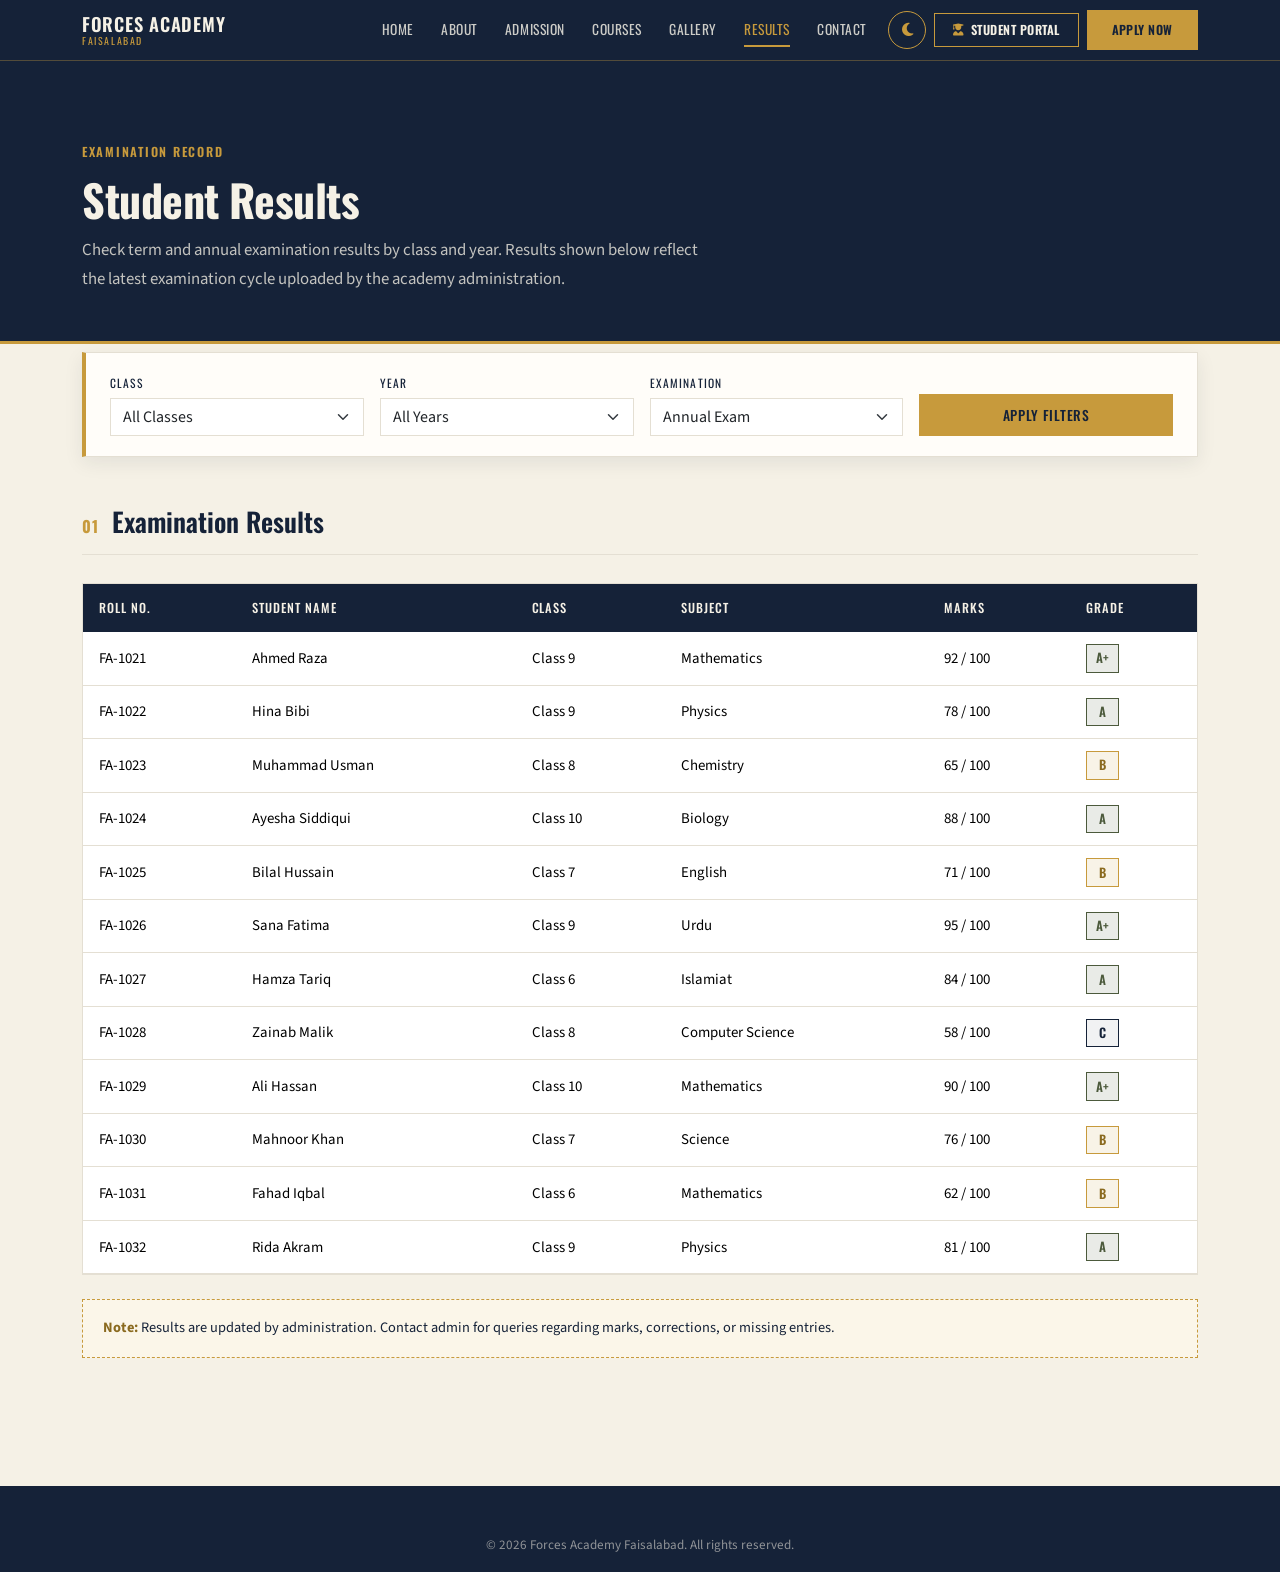
<file: result.html>
<!DOCTYPE html>
<html lang="en">
<head>
<meta charset="UTF-8">
<meta name="viewport" content="width=device-width, initial-scale=1.0">
<title>Results | Forces Academy Faisalabad</title>
<meta name="description" content="Check term and annual examination results by class and year at Forces Academy Faisalabad. Filter results by class, year, and examination type instantly.">
<meta name="keywords" content="Forces Academy results, Faisalabad academy exam results, student results portal">
<link rel="canonical" href="result.html">
<meta property="og:title" content="Student Results | Forces Academy Faisalabad">
<meta property="og:description" content="Check term and annual examination results by class and year.">
<meta property="og:type" content="website">
<link href="https://cdnjs.cloudflare.com/ajax/libs/bootstrap/5.3.3/css/bootstrap.min.css" rel="stylesheet">
<link href="https://cdnjs.cloudflare.com/ajax/libs/font-awesome/6.5.2/css/all.min.css" rel="stylesheet">
<link rel="preconnect" href="https://fonts.googleapis.com">
<link href="https://fonts.googleapis.com/css2?family=Oswald:wght@400;500;600;700&family=Source+Sans+3:wght@400;500;600;700&display=swap" rel="stylesheet">
<link href="css/style.css" rel="stylesheet">
<link rel="icon" type="image/svg+xml" href="favicon.svg">
<link rel="alternate icon" href="favicon.ico">
<link rel="apple-touch-icon" href="apple-touch-icon.png">
<link href="css/animations.css" rel="stylesheet">
<link href="css/dark-mode.css" rel="stylesheet">
<style>
  .filter-panel{
    background:var(--paper);
    border:1px solid var(--line);
    border-left:4px solid var(--gold);
    padding:1.25rem 1.5rem;
    margin-top:-2.5rem;
    position:relative;
    z-index:2;
    box-shadow:0 6px 18px rgba(21,34,56,.08);
  }
  .filter-panel label{
    font-family:'Oswald',sans-serif;
    font-size:.72rem;
    letter-spacing:.1em;
    text-transform:uppercase;
    color:var(--navy);
    margin-bottom:.3rem;
    display:block;
  }
  .filter-panel .form-select{
    border-radius:0;
    border:1px solid var(--line);
  }
  .filter-panel .form-select:focus{
    border-color:var(--gold);
    box-shadow:0 0 0 .15rem rgba(199,154,60,.25);
  }
  .table-wrap{
    background:var(--paper);
    border:1px solid var(--line);
    overflow-x:auto;
  }
  table.results{
    margin-bottom:0;
    min-width:720px;
  }
  table.results thead th{
    background:var(--navy);
    color:var(--cream);
    text-transform:uppercase;
    font-family:'Oswald',sans-serif;
    font-size:.78rem;
    letter-spacing:.08em;
    font-weight:500;
    padding:.85rem 1rem;
    border:none;
    white-space:nowrap;
  }
  table.results tbody td{
    padding:.75rem 1rem;
    vertical-align:middle;
    border-color:var(--line);
    font-size:.93rem;
  }
  table.results tbody tr:nth-child(even){
    background:#FBF9F3;
  }
  .grade-pill{
    display:inline-block;
    min-width:2.1rem;
    text-align:center;
    padding:.15rem .4rem;
    font-family:'Oswald',sans-serif;
    font-weight:600;
    font-size:.8rem;
    border:1px solid var(--navy);
    color:var(--navy);
  }
  .grade-pill.a{background:rgba(76,90,60,.12); border-color:var(--olive); color:var(--olive);}
  .grade-pill.b{background:rgba(199,154,60,.12); border-color:var(--gold); color:#8A6A1F;}
  .grade-pill.c{background:rgba(21,34,56,.06);}
  .admin-note{
    background:#FBF6E9;
    border:1px dashed var(--gold);
    padding:1rem 1.25rem;
    font-size:.9rem;
    color:var(--navy);
    margin-top:1.5rem;
  }
  .admin-note strong{color:#8A6A1F;}
</style>
</head>
<body>

<nav class="navbar navbar-expand-lg masthead py-2">
  <div class="container">
    <a class="navbar-brand" href="index.html">Forces Academy<small>Faisalabad</small></a>
    <button class="navbar-toggler" type="button" data-bs-toggle="collapse" data-bs-target="#navMain" aria-controls="navMain" aria-expanded="false" aria-label="Toggle navigation" style="border-color:rgba(255,255,255,.3);">
      <span class="navbar-toggler-icon"></span>
    </button>
    <div class="collapse navbar-collapse" id="navMain">
      <ul class="navbar-nav ms-auto align-items-lg-center">
        <li class="nav-item"><a class="nav-link" href="index.html">Home</a></li>
        <li class="nav-item"><a class="nav-link" href="about.html">About</a></li>
        <li class="nav-item"><a class="nav-link" href="admission.html">Admission</a></li>
        <li class="nav-item"><a class="nav-link" href="courses.html">Courses</a></li>
        <li class="nav-item"><a class="nav-link" href="gallery.html">Gallery</a></li>
        <li class="nav-item"><a class="nav-link active" href="result.html">Results</a></li>
        <li class="nav-item"><a class="nav-link" href="contact.html">Contact</a></li>
        <li class="nav-item ms-lg-2">
          <button id="themeToggle" class="theme-toggle" type="button" aria-label="Toggle dark mode">
            <i class="fa-solid fa-moon"></i>
          </button>
        </li>
        <li class="nav-item ms-lg-2"><a class="btn btn-portal btn-sm" href="result.html"><i class="fa-solid fa-user-graduate"></i> Student Portal</a></li>
        <li class="nav-item ms-lg-2"><a class="btn btn-warning btn-sm" href="admission.html">Apply Now</a></li>
      </ul>
    </div>
  </div>
</nav>

<header class="page-header">
  <div class="container">
    <div class="eyebrow">Examination Record</div>
    <h1>Student Results</h1>
    <p>Check term and annual examination results by class and year. Results shown below reflect the latest examination cycle uploaded by the academy administration.</p>
  </div>
</header>

<main class="container">

  <div class="filter-panel reveal">
    <div class="row g-3 align-items-end">
      <div class="col-6 col-md-3">
        <label for="filterClass">Class</label>
        <select class="form-select" id="filterClass">
          <option selected>All Classes</option>
          <option>Class 6</option>
          <option>Class 7</option>
          <option>Class 8</option>
          <option>Class 9</option>
          <option>Class 10</option>
        </select>
      </div>
      <div class="col-6 col-md-3">
        <label for="filterYear">Year</label>
        <select class="form-select" id="filterYear">
          <option selected>All Years</option>
          <option>2026</option>
          <option>2025</option>
          <option>2024</option>
        </select>
      </div>
      <div class="col-12 col-md-3">
        <label for="filterTerm">Examination</label>
        <select class="form-select" id="filterTerm">
          <option selected>Annual Exam</option>
          <option>Mid-Term</option>
          <option>Monthly Test</option>
        </select>
      </div>
      <div class="col-12 col-md-3 d-grid">
        <button class="btn btn-gold" type="button" id="applyFiltersBtn">Apply Filters</button>
      </div>
    </div>
  </div>

  <div class="section-label">
    <span class="num">01</span>
    <h2>Examination Results</h2>
  </div>

  <div class="table-wrap reveal">
    <table class="table results">
      <thead>
        <tr>
          <th>Roll No.</th>
          <th>Student Name</th>
          <th>Class</th>
          <th>Subject</th>
          <th>Marks</th>
          <th>Grade</th>
        </tr>
      </thead>
      <tbody id="resultsBody">
        <tr data-class="Class 9"><td>FA-1021</td><td>Ahmed Raza</td><td>Class 9</td><td>Mathematics</td><td>92 / 100</td><td><span class="grade-pill a">A+</span></td></tr>
        <tr data-class="Class 9"><td>FA-1022</td><td>Hina Bibi</td><td>Class 9</td><td>Physics</td><td>78 / 100</td><td><span class="grade-pill a">A</span></td></tr>
        <tr data-class="Class 8"><td>FA-1023</td><td>Muhammad Usman</td><td>Class 8</td><td>Chemistry</td><td>65 / 100</td><td><span class="grade-pill b">B</span></td></tr>
        <tr data-class="Class 10"><td>FA-1024</td><td>Ayesha Siddiqui</td><td>Class 10</td><td>Biology</td><td>88 / 100</td><td><span class="grade-pill a">A</span></td></tr>
        <tr data-class="Class 7"><td>FA-1025</td><td>Bilal Hussain</td><td>Class 7</td><td>English</td><td>71 / 100</td><td><span class="grade-pill b">B</span></td></tr>
        <tr data-class="Class 9"><td>FA-1026</td><td>Sana Fatima</td><td>Class 9</td><td>Urdu</td><td>95 / 100</td><td><span class="grade-pill a">A+</span></td></tr>
        <tr data-class="Class 6"><td>FA-1027</td><td>Hamza Tariq</td><td>Class 6</td><td>Islamiat</td><td>84 / 100</td><td><span class="grade-pill a">A</span></td></tr>
        <tr data-class="Class 8"><td>FA-1028</td><td>Zainab Malik</td><td>Class 8</td><td>Computer Science</td><td>58 / 100</td><td><span class="grade-pill c">C</span></td></tr>
        <tr data-class="Class 10"><td>FA-1029</td><td>Ali Hassan</td><td>Class 10</td><td>Mathematics</td><td>90 / 100</td><td><span class="grade-pill a">A+</span></td></tr>
        <tr data-class="Class 7"><td>FA-1030</td><td>Mahnoor Khan</td><td>Class 7</td><td>Science</td><td>76 / 100</td><td><span class="grade-pill b">B</span></td></tr>
        <tr data-class="Class 6"><td>FA-1031</td><td>Fahad Iqbal</td><td>Class 6</td><td>Mathematics</td><td>62 / 100</td><td><span class="grade-pill b">B</span></td></tr>
        <tr data-class="Class 9"><td>FA-1032</td><td>Rida Akram</td><td>Class 9</td><td>Physics</td><td>81 / 100</td><td><span class="grade-pill a">A</span></td></tr>
      </tbody>
    </table>
  </div>

  <div class="admin-note">
    <strong>Note:</strong> Results are updated by administration. Contact admin for queries regarding marks, corrections, or missing entries.
  </div>

</main>

<footer>
  <div class="container">
    <div class="footer-bottom" style="border-top:none; margin-top:0; padding-top:0;">
      &copy; 2026 Forces Academy Faisalabad. All rights reserved.
    </div>
  </div>
</footer>

<button id="backToTop" aria-label="Back to top"><i class="fa-solid fa-arrow-up"></i></button>

<script src="https://cdnjs.cloudflare.com/ajax/libs/bootstrap/5.3.3/js/bootstrap.bundle.min.js"></script>
<script src="js/main.js"></script>
<script src="js/theme-toggle.js"></script>
<script>
  document.getElementById('applyFiltersBtn').addEventListener('click', function () {
    const selectedClass = document.getElementById('filterClass').value;
    const rows = document.querySelectorAll('#resultsBody tr');

    rows.forEach(row => {
      const matches = selectedClass === 'All Classes' || row.getAttribute('data-class') === selectedClass;
      row.style.display = matches ? '' : 'none';
    });
  });
</script>
</body>
</html>
</file>
<file: css/style.css>
/* ==========================================================================
   Forces Academy Faisalabad — Site Stylesheet
   Broadsheet-editorial system: navy / gold / cream, hairline rules, no radius
   ========================================================================== */

:root{
  --navy:      #152238;
  --navy-light:#22314C;
  --gold:      #C79A3C;
  --gold-dark: #A87F2C;
  --cream:     #F5F1E6;
  --paper:     #FFFDF9;
  --line:      #E4DFD3;
  --olive:     #4C5A3C;
  --danger:    #B3261E;
  --ink:       #21242C;
  --muted:     #4A4A4A;

  --font-display:'Oswald', sans-serif;
  --font-body:'Source Sans 3', sans-serif;

  --space-xs: .5rem;
  --space-sm: 1rem;
  --space-md: 1.75rem;
  --space-lg: 3rem;
  --space-xl: 5rem;
}

/* ---------- Base ---------- */
html{ scroll-behavior:smooth; }

body{
  font-family:var(--font-body);
  color:var(--ink);
  font-size:1rem;
  line-height:1.7;
  background:var(--cream);
  -webkit-font-smoothing:antialiased;
}

main{
  padding-top:var(--space-lg);
  padding-bottom:var(--space-lg);
}

a{ color:var(--gold-dark); text-decoration:none; transition:color .15s ease; }
a:hover{ color:var(--navy); }

::selection{ background:var(--gold); color:var(--navy); }

:focus-visible{
  outline:2px solid var(--gold);
  outline-offset:2px;
}

/* ---------- Typography scale ---------- */
h1, h2, h3, h4, h5, h6{
  font-family:var(--font-display);
  color:var(--navy);
  font-weight:600;
  line-height:1.25;
  margin-bottom:.75rem;
}

h1{ font-size:2.75rem; font-weight:700; letter-spacing:-.01em; }
h2{ font-size:1.65rem; font-weight:600; }
h3{ font-size:1.2rem; font-weight:600; }
h4{ font-size:1rem; font-weight:600; text-transform:uppercase; letter-spacing:.03em; }
h5{ font-size:.95rem; font-weight:600; text-transform:uppercase; letter-spacing:.05em; }

p{ color:var(--muted); margin-bottom:1rem; }
p:last-child{ margin-bottom:0; }

@media (max-width:767px){
  h1{ font-size:2rem; }
  h2{ font-size:1.35rem; }
}

.eyebrow{
  font-family:var(--font-display);
  text-transform:uppercase;
  letter-spacing:.14em;
  font-size:.78rem;
  font-weight:600;
  color:var(--gold);
  margin-bottom:.6rem;
}

/* Section label: numbered heading used across every page */
.section-label{
  display:flex;
  align-items:baseline;
  gap:.85rem;
  border-bottom:1px solid var(--line);
  padding-bottom:.85rem;
  margin:var(--space-lg) 0 var(--space-md);
}
.section-label:first-child{ margin-top:0; }
.section-label .num{
  font-family:var(--font-display);
  font-weight:700;
  font-size:1rem;
  color:var(--gold);
  letter-spacing:.05em;
}
.section-label h2{ margin-bottom:0; }

/* ---------- Buttons ---------- */
.btn{
  border-radius:0;
  font-family:var(--font-display);
  text-transform:uppercase;
  letter-spacing:.05em;
  font-size:.85rem;
  font-weight:500;
  padding:.6rem 1.5rem;
  transition:background-color .15s ease, color .15s ease, border-color .15s ease, transform .15s ease;
}
.btn:hover, .btn:focus-visible{ transform:translateY(-1px); }
.btn:active{ transform:translateY(0); }

.btn-gold{
  background:var(--gold);
  color:var(--navy);
  border:1px solid var(--gold);
}
.btn-gold:hover, .btn-gold:focus-visible{
  background:var(--gold-dark);
  border-color:var(--gold-dark);
  color:var(--navy);
}

.btn-outline-cream{
  background:transparent;
  color:var(--cream);
  border:1px solid var(--cream);
}
.btn-outline-cream:hover, .btn-outline-cream:focus-visible{
  background:var(--cream);
  color:var(--navy);
}

.btn-warning{
  border-radius:0;
  font-family:var(--font-display);
  text-transform:uppercase;
  letter-spacing:.04em;
  font-size:.78rem;
  font-weight:600;
  background:var(--gold);
  border-color:var(--gold);
  color:var(--navy);
  transition:background-color .15s ease, border-color .15s ease, transform .15s ease;
}
.btn-warning:hover, .btn-warning:focus-visible{
  background:var(--gold-dark);
  border-color:var(--gold-dark);
  color:var(--navy);
  transform:translateY(-1px);
}

/* Student Portal — deliberately distinct from Apply Now: a ghost/outline
   navy-on-cream treatment so it reads as a secondary but visible action */
.btn-portal{
  border-radius:0;
  font-family:var(--font-display);
  text-transform:uppercase;
  letter-spacing:.04em;
  font-size:.78rem;
  font-weight:600;
  background:transparent;
  border:1px solid var(--gold);
  color:var(--cream);
  padding:.4rem 1.1rem;
  display:inline-flex;
  align-items:center;
  gap:.4rem;
  transition:background-color .15s ease, color .15s ease, transform .15s ease;
}
.btn-portal i{ font-size:.75rem; color:var(--gold); transition:color .15s ease; }
.btn-portal:hover, .btn-portal:focus-visible{
  background:var(--gold);
  color:var(--navy);
  transform:translateY(-1px);
}
.btn-portal:hover i, .btn-portal:focus-visible i{ color:var(--navy); }

/* ---------- Navbar ---------- */
.masthead{
  background:var(--navy);
  border-bottom:1px solid rgba(199,154,60,.35);
}
.navbar-brand{
  font-family:var(--font-display);
  color:var(--cream) !important;
  text-transform:uppercase;
  letter-spacing:.04em;
  font-size:1.15rem;
  font-weight:600;
  display:flex;
  flex-direction:column;
  line-height:1.2;
}
.navbar-brand small{
  font-size:.62rem;
  color:var(--gold);
  letter-spacing:.16em;
  font-weight:400;
}
.nav-link{
  font-family:var(--font-display);
  text-transform:uppercase;
  letter-spacing:.04em;
  font-size:.85rem;
  color:rgba(245,241,230,.82) !important;
  padding:.5rem .85rem !important;
  position:relative;
  transition:color .15s ease;
}
.nav-link::after{
  content:"";
  position:absolute;
  left:.85rem; right:.85rem; bottom:.15rem;
  height:2px;
  background:var(--gold);
  transform:scaleX(0);
  transform-origin:left;
  transition:transform .2s ease;
}
.nav-link:hover, .nav-link:focus-visible{ color:var(--cream) !important; }
.nav-link:hover::after, .nav-link:focus-visible::after{ transform:scaleX(1); }
.nav-link.active{ color:var(--gold) !important; }
.nav-link.active::after{ transform:scaleX(1); }

@media (max-width:991.98px){
  .navbar-collapse{ padding-top:.5rem; padding-bottom:.75rem; }
  .navbar-nav .nav-item{ margin-bottom:.35rem; }
  .navbar-nav .btn{ width:100%; justify-content:center; margin-left:0 !important; margin-top:.4rem; }
}

/* ---------- Page header band ---------- */
.page-header{
  background:var(--navy);
  color:var(--cream);
  padding:var(--space-xl) 0 var(--space-lg);
  margin-bottom:0;
  position:relative;
  border-bottom:3px solid var(--gold);
}
.page-header h1{ color:var(--cream); margin-bottom:.6rem; }
.page-header p{ color:rgba(245,241,230,.78); max-width:640px; margin-bottom:0; font-size:1.05rem; }

/* ---------- Hero (home) ---------- */
#hero{
  background:linear-gradient(135deg, var(--navy) 0%, #0E1728 100%);
  color:var(--cream);
  padding:var(--space-xl) 0;
  border-bottom:3px solid var(--gold);
}
#hero h1{ color:var(--cream); font-size:3rem; }
#hero .lead{ color:rgba(245,241,230,.82); font-size:1.15rem; max-width:640px; }
@media (max-width:767px){
  #hero h1{ font-size:2.1rem; }
}

/* ---------- Panels / cards ---------- */
.panel{
  background:var(--paper);
  border:1px solid var(--line);
  padding:1.75rem;
  height:100%;
  transition:border-color .2s ease, transform .2s ease, box-shadow .2s ease;
}
.panel:hover{
  border-color:var(--gold);
  transform:translateY(-3px);
  box-shadow:0 10px 24px rgba(21,34,56,.08);
}
.panel h3, .panel h4{ margin-bottom:.6rem; }
.panel p{ font-size:.94rem; margin-bottom:0; }

.icon-box{
  width:52px; height:52px;
  border:1px solid var(--gold);
  color:var(--gold);
  display:flex; align-items:center; justify-content:center;
  font-size:1.2rem;
  margin-bottom:1rem;
  transition:background-color .2s ease, color .2s ease;
}
.panel:hover .icon-box{
  background:var(--gold);
  color:var(--navy);
}

/* ---------- Stats band (home) ---------- */
.stats-band{
  background:var(--navy);
  padding:var(--space-lg) 0;
  border-top:1px solid rgba(199,154,60,.35);
  border-bottom:1px solid rgba(199,154,60,.35);
}
.stat-item{ text-align:center; }
.stat-number{
  font-family:var(--font-display);
  font-size:2.5rem;
  font-weight:700;
  color:var(--gold);
  line-height:1;
  margin-bottom:.4rem;
}
.stat-label{
  font-family:var(--font-display);
  text-transform:uppercase;
  letter-spacing:.08em;
  font-size:.78rem;
  color:rgba(245,241,230,.75);
}
@media (max-width:767px){
  .stat-number{ font-size:1.9rem; }
}

/* ---------- Testimonials ---------- */
.testimonial-card{
  max-width:640px;
  margin:0 auto;
  text-align:center;
  padding:0 1rem;
}
.testimonial-photo{
  width:76px; height:76px;
  border-radius:50%;
  object-fit:cover;
  border:2px solid var(--gold);
  margin:0 auto 1.25rem;
  display:block;
}
.testimonial-quote{
  font-size:1.15rem;
  font-style:italic;
  color:var(--ink);
  margin-bottom:1.1rem;
  line-height:1.6;
}
.testimonial-name{
  font-family:var(--font-display);
  font-weight:600;
  color:var(--navy);
  margin-bottom:.15rem;
  text-transform:uppercase;
  letter-spacing:.03em;
  font-size:.9rem;
}
.testimonial-meta{
  font-size:.82rem;
  color:var(--muted);
  margin-bottom:0;
}
.carousel-indicators [data-bs-target]{
  background-color:var(--gold-dark);
  width:8px; height:8px;
  border-radius:50%;
  opacity:.4;
}
.carousel-indicators .active{ opacity:1; }

/* ---------- CTA band (home) ---------- */
.cta-band{
  background:var(--gold);
  padding:var(--space-lg) 0;
  text-align:center;
}
.cta-band h2{ color:var(--navy); }
.cta-band p{ color:#4A3A16; font-size:1.05rem; }

/* ---------- Footer ---------- */
footer{
  background:var(--navy);
  color:rgba(245,241,230,.75);
  padding:var(--space-lg) 0 var(--space-sm);
  margin-top:var(--space-xl);
}
footer h4, footer h5{ color:var(--cream); }
footer h4{ text-transform:none; font-size:1.15rem; }
footer h5{ margin-bottom:1rem; }
footer p{ color:rgba(245,241,230,.7); font-size:.92rem; }
footer a{
  color:rgba(245,241,230,.75);
  transition:color .15s ease, padding-left .15s ease;
}
footer a:hover{ color:var(--gold); padding-left:2px; }
footer .list-unstyled li{ margin-bottom:.5rem; }
footer .fa-brands{
  color:rgba(245,241,230,.75);
  transition:color .15s ease, transform .15s ease;
  display:inline-block;
}
footer .fa-brands:hover{ color:var(--gold); transform:translateY(-2px); }
.footer-bottom{
  border-top:1px solid rgba(245,241,230,.15);
  margin-top:var(--space-md);
  padding-top:var(--space-sm);
  text-align:center;
  font-size:.82rem;
  color:rgba(245,241,230,.55);
}

/* ---------- Back to top ---------- */
#backToTop{
  position:fixed;
  right:1.5rem; bottom:1.5rem;
  width:46px; height:46px;
  background:var(--navy);
  color:var(--gold);
  border:1px solid var(--gold);
  display:flex; align-items:center; justify-content:center;
  cursor:pointer;
  opacity:0;
  visibility:hidden;
  transform:translateY(10px);
  transition:opacity .25s ease, transform .25s ease, visibility .25s ease, background-color .15s ease, color .15s ease;
  z-index:1000;
}
#backToTop.show{
  opacity:1;
  visibility:visible;
  transform:translateY(0);
}
#backToTop:hover, #backToTop:focus-visible{
  background:var(--gold);
  color:var(--navy);
}

/* ---------- Forms (shared base; page-specific tweaks stay in-page) ---------- */
.form-control, .form-select{
  font-family:var(--font-body);
}
.form-control:focus, .form-select:focus{
  box-shadow:0 0 0 .15rem rgba(199,154,60,.25);
}

/* ---------- Utility ---------- */
.text-gold{ color:var(--gold) !important; }

/* ==========================================================================
   Theme toggle button
   ========================================================================== */
#themeToggle{
  border:1px solid var(--gold);
  background:transparent;
  color:var(--gold);
  width:38px; height:38px;
  border-radius:50%;
  display:inline-flex;
  align-items:center;
  justify-content:center;
  padding:0;
  transition:background-color .15s ease, color .15s ease, transform .15s ease;
}
#themeToggle:hover, #themeToggle:focus-visible{
  background:var(--gold);
  color:var(--navy);
  transform:translateY(-1px);
}

/* ==========================================================================
   Dark Mode
   ========================================================================== */
body.dark-mode{
  --cream:#EDE9DC;
  --paper:#1B2333;
  --line:#2C3548;
  --ink:#E7E4D9;
  --muted:#B7B2A2;
  background:#0F1622;
}
body.dark-mode .masthead,
body.dark-mode .page-header,
body.dark-mode #hero,
body.dark-mode .stats-band,
body.dark-mode footer{
  background:#0A0E17;
}
body.dark-mode .panel,
body.dark-mode .form-panel,
body.dark-mode .info-card,
body.dark-mode .table-wrap,
body.dark-mode .filter-panel,
body.dark-mode .photo-card{
  background:var(--paper);
  border-color:var(--line);
}
body.dark-mode .panel:hover{
  box-shadow:0 10px 24px rgba(0,0,0,.35);
}
body.dark-mode table.results thead th,
body.dark-mode table.fee-table thead th{
  background:#0A0E17;
}
body.dark-mode table.results tbody tr:nth-child(even){
  background:#171F2E;
}
body.dark-mode .form-control,
body.dark-mode .form-select{
  background:var(--paper);
  color:var(--ink);
  border-color:var(--line);
}
body.dark-mode .cta-band{
  background:var(--gold-dark);
}
body.dark-mode .cta-band h2{ color:var(--navy); }

/* ==========================================================================
   Page Load Animations
   ========================================================================== */
@keyframes fadeIn{
  from{ opacity:0; transform:translateY(-15px); }
  to{ opacity:1; transform:translateY(0); }
}
@keyframes slideUp{
  from{ opacity:0; transform:translateY(30px); }
  to{ opacity:1; transform:translateY(0); }
}

#hero .eyebrow{ animation:fadeIn .7s ease forwards; }
#hero h1{ animation:fadeIn .9s ease forwards; }
#hero .lead{ animation:fadeIn 1.1s ease forwards; }
#hero .d-flex.flex-wrap{ animation:fadeIn 1.3s ease forwards; }

.stat-item{ opacity:0; }
.stat-item.in-view{ animation:slideUp .6s ease forwards; }

.course-card-animate{ opacity:0; animation:slideUp .6s ease forwards; }
</file>
<file: css/animations.css>
/* ============================================================
   Forces Academy — Page Load & Scroll Animations
   Subtle, professional motion. All animations respect
   prefers-reduced-motion (see bottom of file).
   ============================================================ */

/* ---------- Generic scroll-reveal (used on About/Admission/
   Courses/Contact/Gallery/Results cards & panels) ---------- */
@keyframes revealUp{
  from{ opacity:0; transform:translateY(24px); }
  to{ opacity:1; transform:translateY(0); }
}
.reveal{
  opacity:0;
  transform:translateY(24px);
}
.reveal.is-visible{
  animation:revealUp .6s ease forwards;
}

/* ============================================================
   Home page — Hero heading fade-in on load
   ============================================================ */
@keyframes heroFadeIn{
  from{ opacity:0; transform:translateY(16px); }
  to{ opacity:1; transform:translateY(0); }
}
.hero-fade-in{
  opacity:0;
  animation:heroFadeIn .9s ease-out forwards;
}
.hero-fade-in.hero-delay-1{ animation-delay:.15s; }
.hero-fade-in.hero-delay-2{ animation-delay:.3s; }

/* ============================================================
   Home page — Stat cards slide up when scrolled into view
   ============================================================ */
@keyframes statSlideUp{
  from{ opacity:0; transform:translateY(30px); }
  to{ opacity:1; transform:translateY(0); }
}
.stat-item{
  opacity:0;
  transform:translateY(30px);
}
.stat-item.is-visible{
  animation:statSlideUp .55s ease forwards;
}

/* ============================================================
   Home page — Course cards appear one by one with a
   slight stagger between each
   ============================================================ */
@keyframes courseAppear{
  from{ opacity:0; transform:translateY(20px) scale(.98); }
  to{ opacity:1; transform:translateY(0) scale(1); }
}
.course-card{
  opacity:0;
  transform:translateY(20px) scale(.98);
}
.course-card.is-visible{
  animation:courseAppear .5s ease forwards;
}
.course-card.course-delay-1.is-visible{ animation-delay:0s; }
.course-card.course-delay-2.is-visible{ animation-delay:.15s; }
.course-card.course-delay-3.is-visible{ animation-delay:.3s; }

/* ============================================================
   Theme toggle icon micro-interaction
   ============================================================ */
@keyframes toggleSpin{
  from{ transform:rotate(-20deg) scale(.8); opacity:.6; }
  to{ transform:rotate(0) scale(1); opacity:1; }
}
.theme-toggle i{
  display:inline-block;
  animation:toggleSpin .3s ease;
}

/* ---------- Respect reduced-motion preference ---------- */
@media (prefers-reduced-motion: reduce){
  .reveal,
  .hero-fade-in,
  .stat-item,
  .course-card{
    opacity:1 !important;
    transform:none !important;
    animation:none !important;
  }
  .theme-toggle i{
    animation:none !important;
  }
}
</file>
<file: css/dark-mode.css>
/* ============================================================
   Forces Academy — Dark Mode + Page Animations
   This file is additive only. It never edits css/style.css and
   never changes any light-mode color — it only defines what
   happens under the body.dark-mode selector, plus the toggle
   button styling and scroll-reveal animation utility classes.
   ============================================================ */

/* ---------- Dark mode palette (scoped to body.dark-mode) ---------- */
body.dark-mode{
  --dm-bg:        #0d1420;
  --dm-bg-alt:    #0a0f18;
  --dm-surface:   #161f2e;
  --dm-surface-2: #1c2739;
  --dm-border:    #2b3a4d;
  --dm-text:      #E9E6DA;
  --dm-text-soft: #B7BECB;
  --dm-gold:      #E0B45C;
  --dm-navy:      #101827;
}

/* ---------- Base page ---------- */
body.dark-mode{
  background:var(--dm-bg) !important;
  color:var(--dm-text) !important;
}

body.dark-mode h1,
body.dark-mode h2,
body.dark-mode h3,
body.dark-mode h4,
body.dark-mode h5,
body.dark-mode h6{
  color:var(--dm-text) !important;
}

body.dark-mode p,
body.dark-mode li,
body.dark-mode label,
body.dark-mode .lead{
  color:var(--dm-text-soft) !important;
}

body.dark-mode a{ color:var(--dm-gold); }

/* ---------- Navbar ---------- */
body.dark-mode .masthead{
  background:var(--dm-bg-alt) !important;
  border-bottom:1px solid var(--dm-border);
}
body.dark-mode .navbar-brand,
body.dark-mode .nav-link{
  color:var(--dm-text) !important;
}
body.dark-mode .nav-link.active,
body.dark-mode .nav-link:hover{
  color:var(--dm-gold) !important;
}

/* ---------- Hero / page headers / CTA bands ---------- */
body.dark-mode #hero,
body.dark-mode .page-header,
body.dark-mode .cta-band{
  background:var(--dm-navy) !important;
}
body.dark-mode .eyebrow{ color:var(--dm-gold) !important; }

/* ---------- Section labels ---------- */
body.dark-mode .section-label .num{
  color:var(--dm-gold) !important;
}
body.dark-mode .section-label{
  border-color:var(--dm-border) !important;
}

/* ---------- Panels / cards / info blocks ---------- */
body.dark-mode .panel,
body.dark-mode .info-card,
body.dark-mode .form-panel,
body.dark-mode .filter-panel,
body.dark-mode .table-wrap,
body.dark-mode .table-responsive,
body.dark-mode .map-wrap,
body.dark-mode .photo-card,
body.dark-mode .testimonial-card{
  background:var(--dm-surface) !important;
  border-color:var(--dm-border) !important;
  color:var(--dm-text-soft) !important;
}
body.dark-mode .icon-box{
  color:var(--dm-gold) !important;
}
body.dark-mode .panel h3,
body.dark-mode .panel h4,
body.dark-mode .info-card h4{
  color:var(--dm-text) !important;
}

/* ---------- Stats band ---------- */
body.dark-mode .stats-band{
  background:var(--dm-navy) !important;
}
body.dark-mode .stat-number{
  color:var(--dm-gold) !important;
}
body.dark-mode .stat-label{
  color:var(--dm-text-soft) !important;
}

/* ---------- Buttons ---------- */
body.dark-mode .btn-gold{
  background:var(--dm-gold) !important;
  border-color:var(--dm-gold) !important;
  color:#1a1406 !important;
}
body.dark-mode .btn-portal,
body.dark-mode .btn-outline-cream{
  color:var(--dm-text) !important;
  border-color:var(--dm-text) !important;
}

/* ---------- Forms ---------- */
body.dark-mode .form-control,
body.dark-mode .form-select{
  background:var(--dm-surface-2) !important;
  border-color:var(--dm-border) !important;
  color:var(--dm-text) !important;
}
body.dark-mode .form-control::placeholder{
  color:var(--dm-text-soft);
}
body.dark-mode .form-control:focus,
body.dark-mode .form-select:focus{
  border-color:var(--dm-gold) !important;
  box-shadow:0 0 0 .15rem rgba(224,180,92,.25) !important;
}
body.dark-mode #formSuccess{
  background:rgba(224,180,92,.12) !important;
  color:var(--dm-gold) !important;
  border-color:var(--dm-gold) !important;
}

/* ---------- Tables ---------- */
body.dark-mode table thead th{
  background:var(--dm-navy) !important;
  color:var(--dm-gold) !important;
}
body.dark-mode table tbody td{
  border-color:var(--dm-border) !important;
  color:var(--dm-text-soft) !important;
}
body.dark-mode table.results tbody tr:nth-child(even){
  background:var(--dm-surface-2) !important;
}
body.dark-mode .grade-pill{
  border-color:var(--dm-text-soft) !important;
  color:var(--dm-text) !important;
}
body.dark-mode .admin-note{
  background:var(--dm-surface-2) !important;
  border-color:var(--dm-gold) !important;
  color:var(--dm-text-soft) !important;
}
body.dark-mode .admin-note strong{ color:var(--dm-gold) !important; }

/* ---------- Gallery filter buttons ---------- */
body.dark-mode .cat-btn{
  border-color:var(--dm-border) !important;
  color:var(--dm-text-soft) !important;
}
body.dark-mode .cat-btn.active{
  background:var(--dm-gold) !important;
  color:#1a1406 !important;
  border-color:var(--dm-gold) !important;
}

/* ---------- Social links ---------- */
body.dark-mode .social-link{
  border-color:var(--dm-border) !important;
  color:var(--dm-text) !important;
}
body.dark-mode .social-link:hover{
  background:var(--dm-gold) !important;
  color:#1a1406 !important;
}

/* ---------- Footer ---------- */
body.dark-mode footer{
  background:var(--dm-bg-alt) !important;
  color:var(--dm-text-soft) !important;
  border-top:1px solid var(--dm-border);
}
body.dark-mode footer a{ color:var(--dm-text-soft) !important; }
body.dark-mode footer a:hover{ color:var(--dm-gold) !important; }
body.dark-mode .footer-bottom{
  border-color:var(--dm-border) !important;
  color:var(--dm-text-soft) !important;
}

/* ---------- Back-to-top ---------- */
body.dark-mode #backToTop{
  background:var(--dm-gold) !important;
  color:#1a1406 !important;
}

/* ============================================================
   Theme Toggle Button
   ============================================================ */
.theme-toggle{
  width:38px;
  height:38px;
  border-radius:50%;
  border:1px solid rgba(255,255,255,.35);
  background:transparent;
  color:inherit;
  display:inline-flex;
  align-items:center;
  justify-content:center;
  cursor:pointer;
  font-size:.95rem;
  transition:background .15s ease, transform .15s ease;
}
.theme-toggle:hover{
  background:rgba(255,255,255,.12);
  transform:rotate(15deg);
}
body.dark-mode .theme-toggle{
  border-color:var(--dm-gold);
  color:var(--dm-gold);
}

/* Page-load and scroll animations now live in css/animations.css */
</file>
